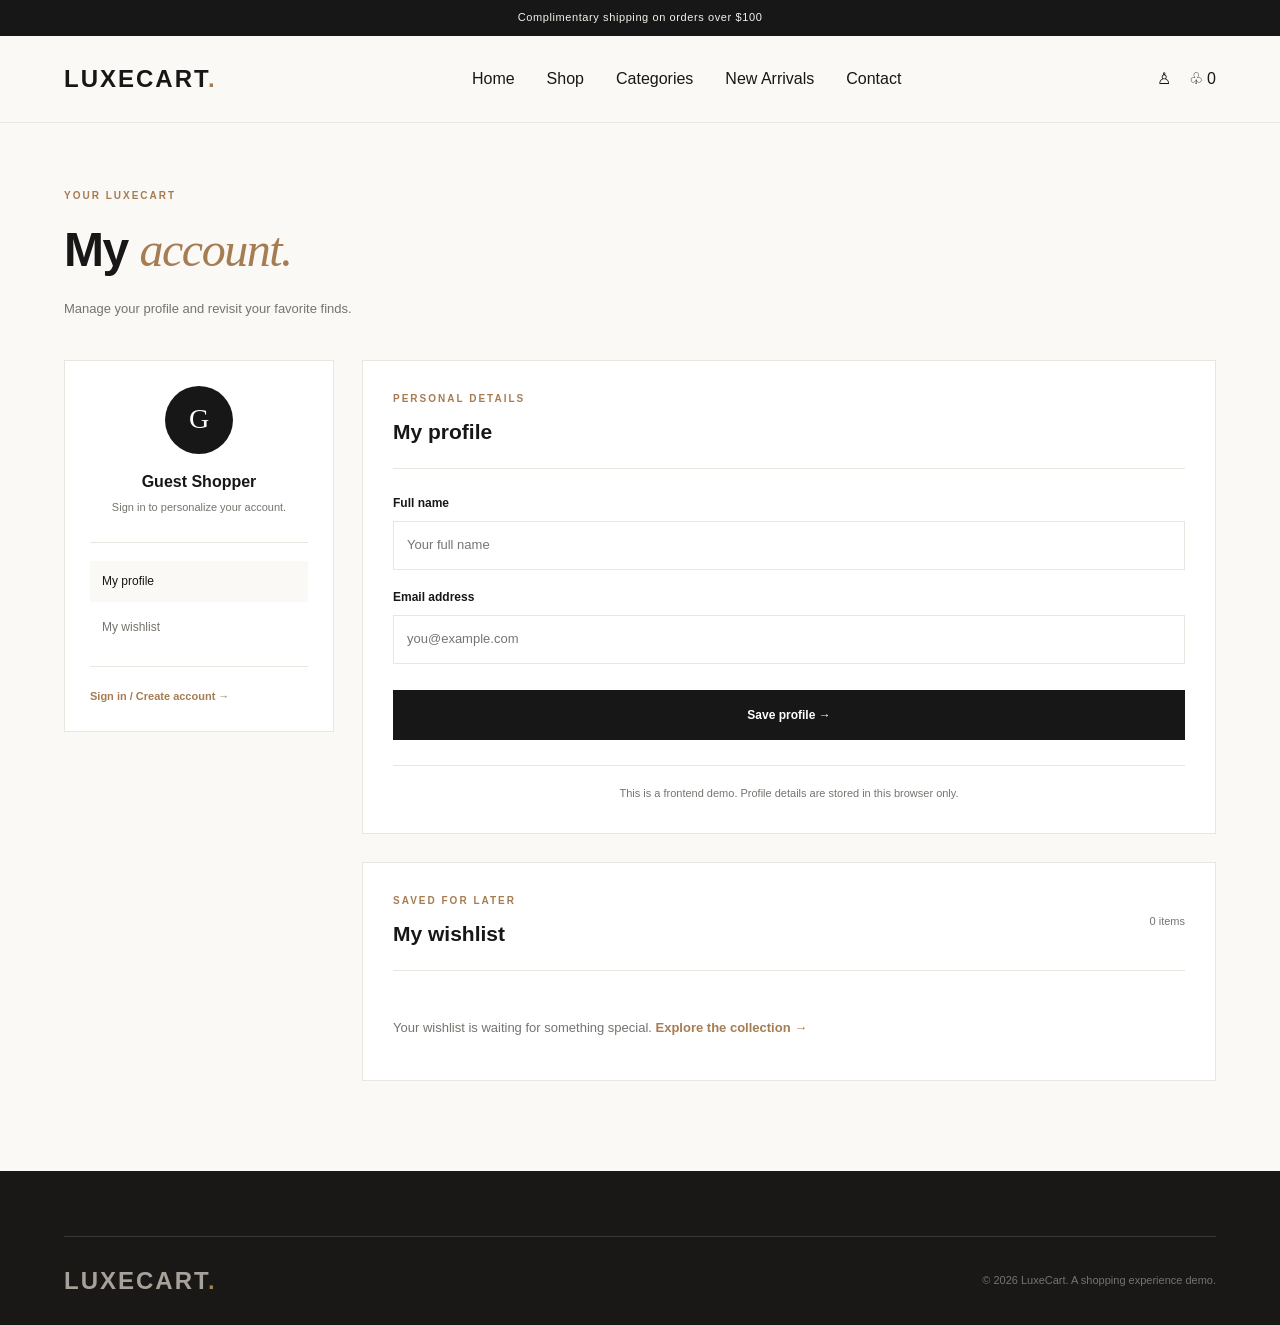
<file: account.html>
<!DOCTYPE html>
<html lang="en">

<head>
    <meta charset="UTF-8">
    <meta name="viewport" content="width=device-width, initial-scale=1.0">
    <meta name="description" content="Manage your LuxeCart customer profile and wishlist.">
    <title>My Account | LuxeCart</title>
    <link rel="stylesheet" href="style.css">
</head>

<body>

    <div class="announcement-bar">
        Complimentary shipping on orders over $100
    </div>

    <header class="site-header">
        <div class="container header-inner">
            <a href="index.html" class="logo">LUXECART<span>.</span></a>

            <nav class="main-nav" id="mainNav">
                <a href="index.html">Home</a>
                <a href="products.html">Shop</a>
                <a href="index.html#categories">Categories</a>
                <a href="index.html#new-arrivals">New Arrivals</a>
                <a href="contact.html">Contact</a>
            </nav>

            <div class="header-actions">
                <a href="account.html" aria-label="My account">♙</a>
                <a href="cart.html" aria-label="Shopping cart">
                    ♧ <span id="cartCount">0</span>
                </a>
            </div>

            <button class="menu-toggle" id="menuToggle" type="button" aria-label="Open navigation"
                aria-expanded="false">☰</button>
        </div>
    </header>

    <main class="account-section">
        <div class="container">

            <div class="account-heading">
                <p class="section-eyebrow">YOUR LUXECART</p>
                <h1>My <em>account.</em></h1>
                <p>Manage your profile and revisit your favorite finds.</p>
            </div>

            <div class="account-layout">

                <aside class="account-sidebar">
                    <div class="account-profile">
                        <div class="account-avatar" id="accountAvatar">G</div>
                        <h2 id="accountName">Guest Shopper</h2>
                        <p id="accountEmail">Sign in to personalize your account.</p>
                    </div>

                    <nav class="account-nav" aria-label="Account navigation">
                        <a href="#profile" class="active">My profile</a>
                        <a href="#wishlist">My wishlist</a>
                    </nav>

                    <a href="login.html" class="account-signin-link" id="accountSigninLink">
                        Sign in / Create account →
                    </a>

                    <button type="button" class="account-logout-btn" id="accountLogout" hidden>Sign out</button>
                </aside>

                <div class="account-content">

                    <section class="account-panel" id="profile">
                        <div class="account-panel-heading">
                            <div>
                                <p class="section-eyebrow">PERSONAL DETAILS</p>
                                <h2>My profile</h2>
                            </div>
                        </div>

                        <div id="accountStatus" class="auth-message" aria-live="polite"></div>

                        <form id="accountProfileForm">
                            <div class="auth-field">
                                <label for="accountFullName">Full name</label>
                                <input type="text" id="accountFullName" name="name" placeholder="Your full name"
                                    autocomplete="name" required>
                            </div>

                            <div class="auth-field">
                                <label for="accountProfileEmail">Email address</label>
                                <input type="email" id="accountProfileEmail" name="email" placeholder="you@example.com"
                                    autocomplete="email" required>
                            </div>

                            <button type="submit" class="auth-submit-btn">
                                Save profile →
                            </button>
                        </form>

                        <p class="auth-demo-note">
                            This is a frontend demo. Profile details are stored in this browser only.
                        </p>
                    </section>

                    <section class="account-panel" id="wishlist">
                        <div class="account-panel-heading">
                            <div>
                                <p class="section-eyebrow">SAVED FOR LATER</p>
                                <h2>My wishlist</h2>
                            </div>
                            <span class="account-wishlist-count" id="accountWishlistCount">0 items</span>
                        </div>

                        <div id="accountWishlistItems">
                            <p class="account-empty-message">
                                Your wishlist is waiting for something special.
                                <a href="products.html">Explore the collection →</a>
                            </p>
                        </div>
                    </section>

                </div>
            </div>
        </div>
    </main>

    <footer class="site-footer">
        <div class="container footer-bottom">
            <a href="index.html" class="logo">LUXECART<span>.</span></a>
            <p>© 2026 LuxeCart. A shopping experience demo.</p>
        </div>
    </footer>

    <script src="script.js"></script>
</body>

</html>
</file>
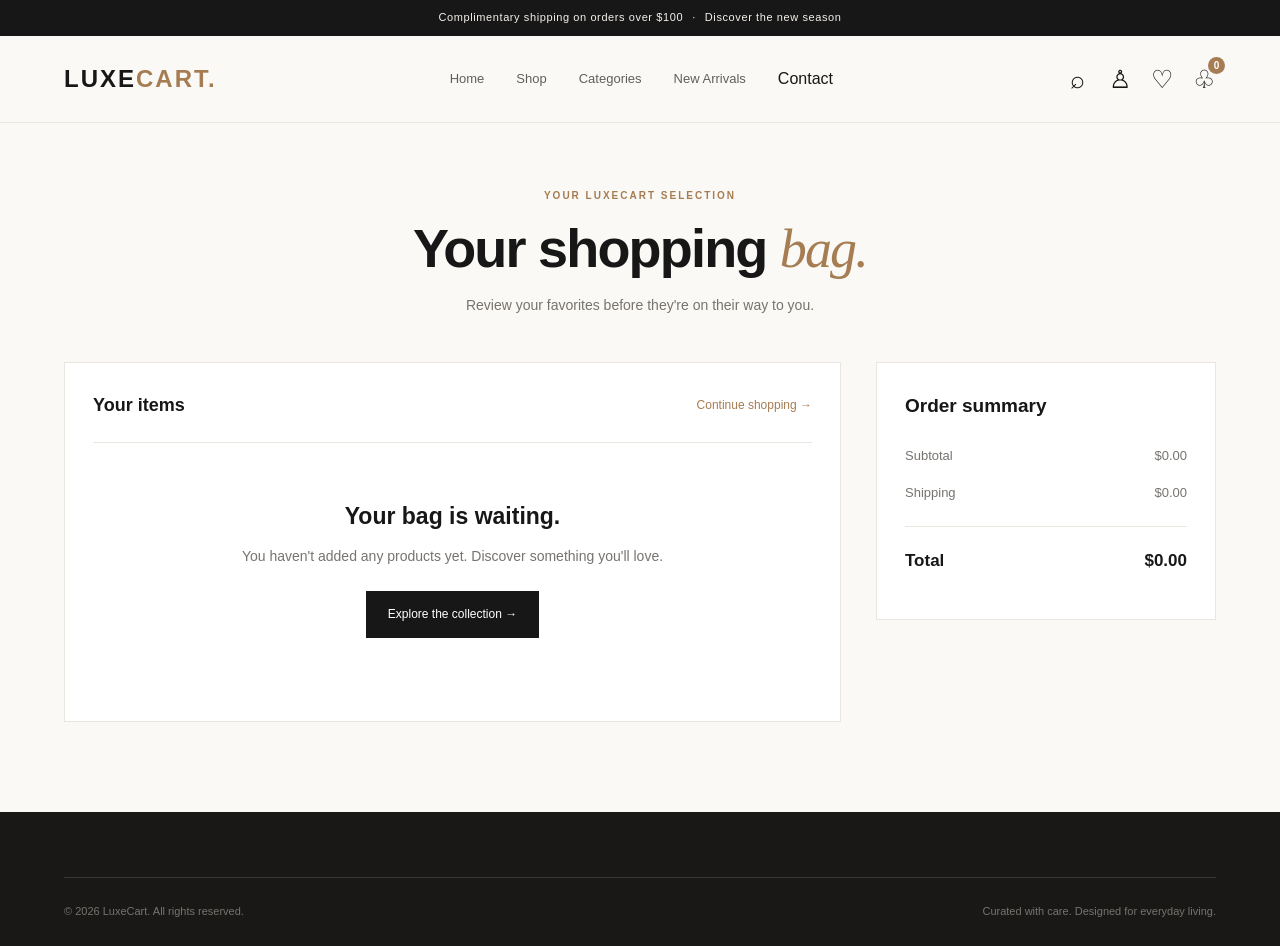
<file: cart.html>
<!DOCTYPE html>
<html lang="en">

<head>
    <meta charset="UTF-8">
    <meta name="viewport" content="width=device-width, initial-scale=1.0">
    <meta name="description" content="Review your LuxeCart shopping bag and prepare your order.">
    <title>Your Shopping Bag — LuxeCart</title>
    <link rel="stylesheet" href="style.css">
</head>

<body>

    <div class="announcement-bar">
        Complimentary shipping on orders over $100
        <span>·</span>
        Discover the new season
    </div>

    <header class="site-header">
        <div class="container header-inner">
            <a href="index.html" class="logo">LUXE<span>CART.</span></a>

            <button class="menu-toggle" id="menuToggle" aria-label="Open navigation" aria-expanded="false">☰</button>

            <nav class="main-nav" id="mainNav">
                <a href="index.html" class="nav-link">Home</a>
                <a href="products.html" class="nav-link">Shop</a>
                <a href="index.html#categories" class="nav-link">Categories</a>
                <a href="index.html#deals" class="nav-link">New Arrivals</a>
                <a href="contact.html">Contact</a>
            </nav>

            <div class="header-actions">
                <a href="products.html" class="header-icon" aria-label="Search">⌕</a>
                <a href="login.html" class="header-icon" aria-label="My account">♙</a>
                <a href="account.html#wishlist" class="header-icon" aria-label="Wishlist">♡</a>
                <a href="cart.html" class="header-icon cart-link" aria-label="Shopping cart">♧ <span class="cart-count"
                        id="cartCount">0</span></a>
            </div>
        </div>
    </header>

    <main>
        <section class="cart-page-section">
            <div class="container">
                <div class="cart-page-heading">
                    <span class="section-eyebrow">YOUR LUXECART SELECTION</span>
                    <h1>Your shopping <em>bag.</em></h1>
                    <p>Review your favorites before they're on their way to you.</p>
                </div>

                <div class="cart-page-layout">
                    <div class="cart-items-panel">
                        <div class="cart-items-heading">
                            <h2>Your items</h2>
                            <a href="products.html">Continue shopping →</a>
                        </div>

                        <div id="cartItems">
                            <!-- Cart items will be rendered here -->
                        </div>
                    </div>

                    <aside class="cart-summary" id="cartSummary">
                        <!-- Order summary will be rendered here -->
                    </aside>
                </div>
            </div>
        </section>
    </main>

    <footer class="site-footer">
        <div class="container">
            <div class="footer-bottom">
                <p>© 2026 LuxeCart. All rights reserved.</p>
                <p>Curated with care. Designed for everyday living.</p>
            </div>
        </div>
    </footer>

    <script src="script.js"></script>
</body>

</html>
</file>
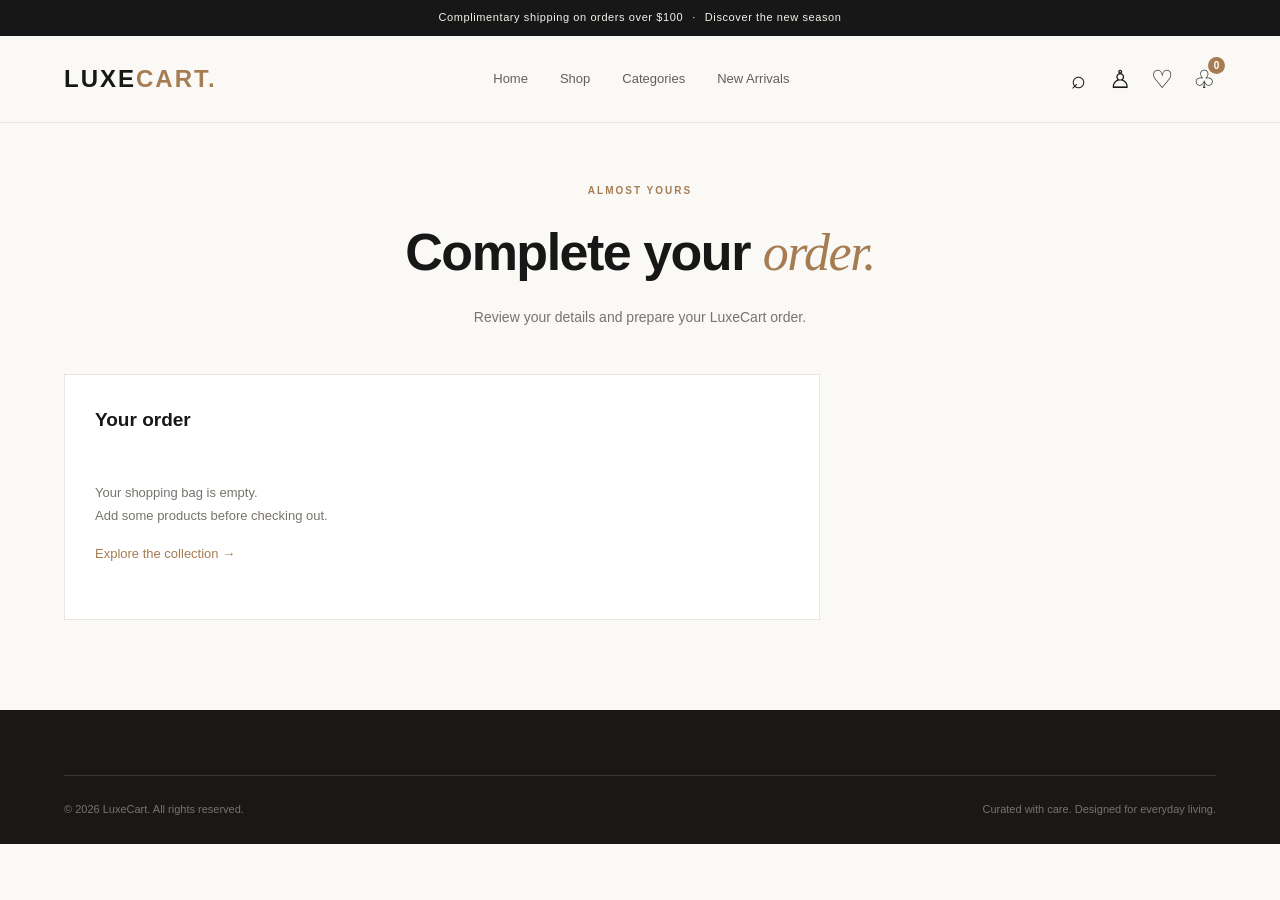
<file: checkout.html>
<!DOCTYPE html>
<html lang="en">

<head>
    <meta charset="UTF-8">
    <meta name="viewport" content="width=device-width, initial-scale=1.0">
    <meta name="description" content="Complete your LuxeCart order.">
    <title>Checkout — LuxeCart</title>
    <link rel="stylesheet" href="style.css">
</head>

<body>

    <div class="announcement-bar">
        Complimentary shipping on orders over $100
        <span>·</span>
        Discover the new season
    </div>

    <header class="site-header">
        <div class="container header-inner">
            <a href="index.html" class="logo">LUXE<span>CART.</span></a>

            <button class="menu-toggle" id="menuToggle" aria-label="Open navigation" aria-expanded="false">☰</button>

            <nav class="main-nav" id="mainNav">
                <a href="index.html" class="nav-link">Home</a>
                <a href="products.html" class="nav-link">Shop</a>
                <a href="index.html#categories" class="nav-link">Categories</a>
                <a href="index.html#deals" class="nav-link">New Arrivals</a>
            </nav>

            <div class="header-actions">
                <a href="products.html" class="header-icon" aria-label="Search">⌕</a>
                <a href="login.html" class="header-icon" aria-label="My account">♙</a>
                <a href="account.html#wishlist" class="header-icon" aria-label="Wishlist">♡</a>
                <a href="cart.html" class="header-icon cart-link" aria-label="Shopping cart">♧ <span class="cart-count"
                        id="cartCount">0</span></a>
            </div>
        </div>
    </header>

    <main>
        <section class="checkout-section">
            <div class="container">
                <div class="checkout-heading">
                    <span class="section-eyebrow">ALMOST YOURS</span>
                    <h1>Complete your <em>order.</em></h1>
                    <p>Review your details and prepare your LuxeCart order.</p>
                </div>

                <div id="checkoutMessage" class="checkout-message" aria-live="polite"></div>

                <div class="checkout-layout">
                    <form class="checkout-form" id="checkoutForm">
                        <section class="checkout-form-section">
                            <h2>01. Contact information</h2>

                            <label for="checkoutEmail">Email address</label>
                            <input type="email" id="checkoutEmail" name="email" placeholder="you@example.com" required>
                        </section>

                        <section class="checkout-form-section">
                            <h2>02. Delivery address</h2>

                            <div class="checkout-fields-two">
                                <div>
                                    <label for="checkoutFirstName">First name</label>
                                    <input type="text" id="checkoutFirstName" name="firstName" required>
                                </div>

                                <div>
                                    <label for="checkoutLastName">Last name</label>
                                    <input type="text" id="checkoutLastName" name="lastName" required>
                                </div>
                            </div>

                            <label for="checkoutAddress">Street address</label>
                            <input type="text" id="checkoutAddress" name="address" placeholder="House number and street"
                                required>

                            <div class="checkout-fields-two">
                                <div>
                                    <label for="checkoutCity">City</label>
                                    <input type="text" id="checkoutCity" name="city" required>
                                </div>

                                <div>
                                    <label for="checkoutPostal">Postal code</label>
                                    <input type="text" id="checkoutPostal" name="postalCode" required>
                                </div>
                            </div>

                            <label for="checkoutCountry">Country</label>
                            <select id="checkoutCountry" name="country" required>
                                <option value="">Select your country</option>
                                <option value="Nigeria">Nigeria</option>
                                <option value="United States">United States</option>
                                <option value="United Kingdom">United Kingdom</option>
                                <option value="Canada">Canada</option>
                                <option value="Other">Other</option>
                            </select>
                        </section>

                        <section class="checkout-form-section">
                            <h2>03. Payment method</h2>
                            <p class="checkout-demo-note">
                                This portfolio demo does not process real payments.
                            </p>

                            <label class="checkout-payment-option">
                                <input type="radio" name="payment" value="demo-card" checked>
                                <span>Credit or debit card <small>Demo selection only</small></span>
                            </label>

                            <label class="checkout-payment-option">
                                <input type="radio" name="payment" value="cash">
                                <span>Cash on delivery <small>Demo selection only</small></span>
                            </label>
                        </section>

                        <button type="submit" class="checkout-place-order">
                            Place demo order →
                        </button>

                        <p class="checkout-secure-note">
                            Demo checkout · No payment details required
                        </p>
                    </form>

                    <aside class="checkout-order-summary" id="checkoutOrderSummary">
                        <!-- Order summary will be rendered here -->
                    </aside>
                </div>
            </div>
        </section>
    </main>

    <footer class="site-footer">
        <div class="container">
            <div class="footer-bottom">
                <p>© 2026 LuxeCart. All rights reserved.</p>
                <p>Curated with care. Designed for everyday living.</p>
            </div>
        </div>
    </footer>

    <script src="script.js"></script>
</body>

</html>
</file>
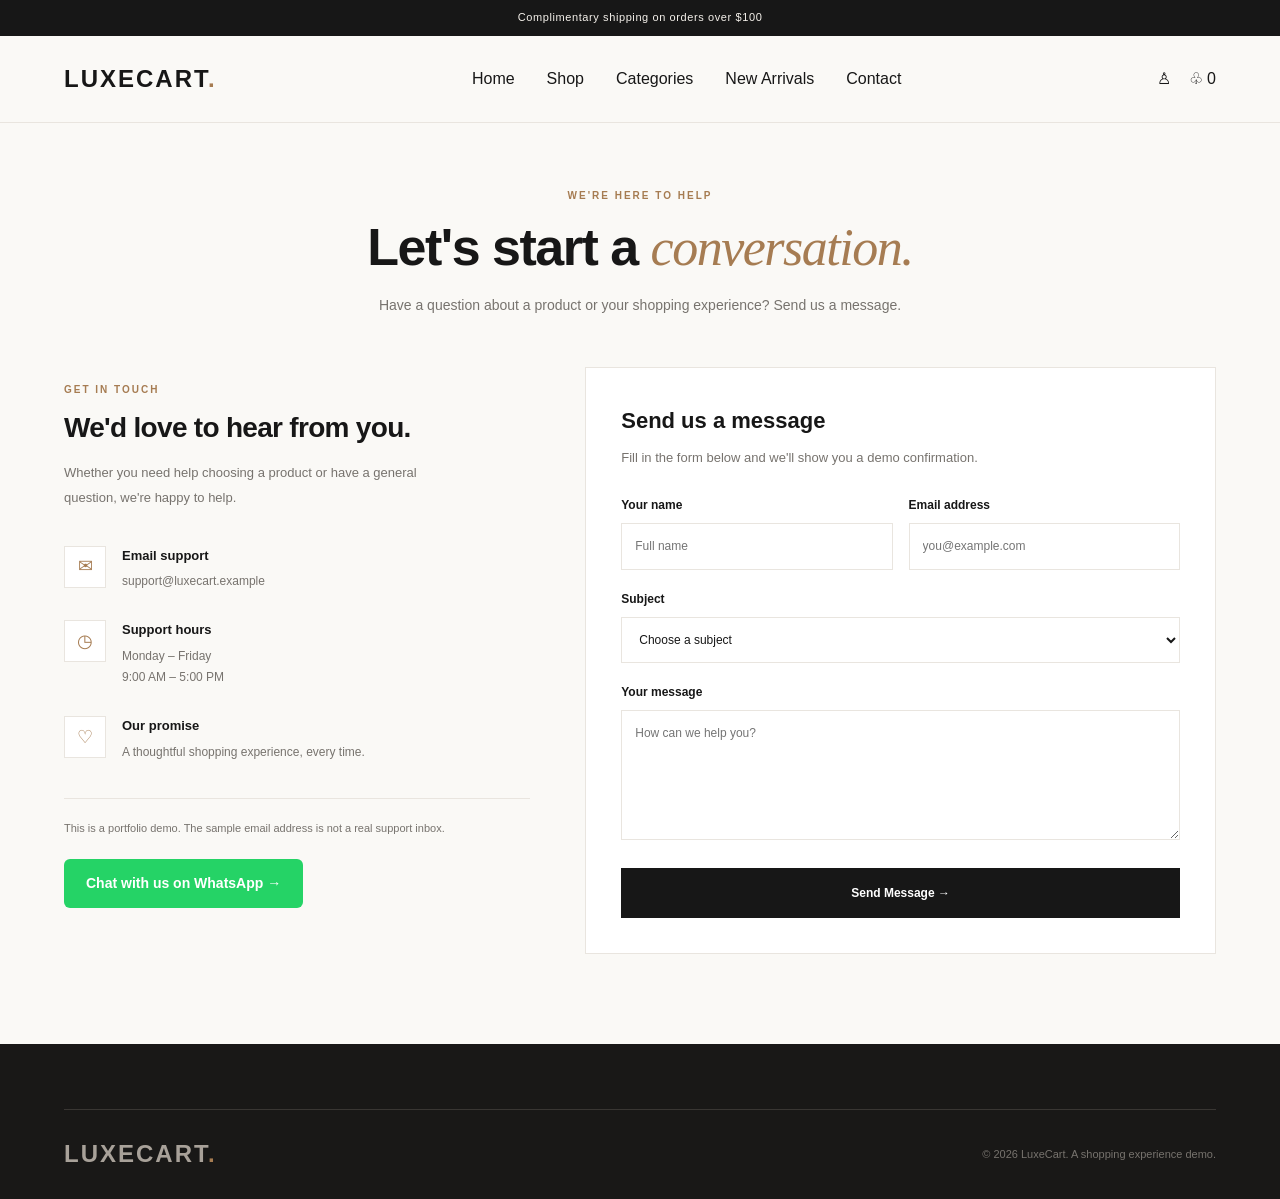
<file: contact.html>
<!DOCTYPE html>
<html lang="en">

<head>
    <meta charset="UTF-8">
    <meta name="viewport" content="width=device-width, initial-scale=1.0">
    <meta name="description" content="Contact the LuxeCart team for help with your shopping experience.">
    <title>Contact Us | LuxeCart</title>
    <link rel="stylesheet" href="style.css">
</head>

<body>

    <div class="announcement-bar">
        Complimentary shipping on orders over $100
    </div>

    <header class="site-header">
        <div class="container header-inner">
            <a href="index.html" class="logo">LUXECART<span>.</span></a>

            <nav class="main-nav" id="mainNav">
                <a href="index.html">Home</a>
                <a href="products.html">Shop</a>
                <a href="index.html#categories">Categories</a>
                <a href="index.html#new-arrivals">New Arrivals</a>
                <a href="contact.html">Contact</a>
            </nav>

            <div class="header-actions">
                <a href="account.html" aria-label="My account">♙</a>
                <a href="cart.html" aria-label="Shopping cart">
                    ♧ <span id="cartCount">0</span>
                </a>
            </div>

            <button class="menu-toggle" id="menuToggle" type="button" aria-label="Open navigation"
                aria-expanded="false">☰</button>
        </div>
    </header>

    <main class="contact-section">
        <div class="container">

            <div class="contact-heading">
                <p class="section-eyebrow">WE'RE HERE TO HELP</p>
                <h1>Let's start a <em>conversation.</em></h1>
                <p>
                    Have a question about a product or your shopping experience?
                    Send us a message.
                </p>
            </div>

            <div class="contact-layout">

                <section class="contact-information">
                    <p class="section-eyebrow">GET IN TOUCH</p>
                    <h2>We'd love to hear from you.</h2>
                    <p class="contact-information-description">
                        Whether you need help choosing a product or have a general
                        question, we're happy to help.
                    </p>

                    <div class="contact-detail">
                        <span class="contact-detail-icon">✉</span>
                        <div>
                            <h3>Email support</h3>
                            <p>support@luxecart.example</p>
                        </div>
                    </div>

                    <div class="contact-detail">
                        <span class="contact-detail-icon">◷</span>
                        <div>
                            <h3>Support hours</h3>
                            <p>Monday – Friday</p>
                            <p>9:00 AM – 5:00 PM</p>
                        </div>
                    </div>

                    <div class="contact-detail">
                        <span class="contact-detail-icon">♡</span>
                        <div>
                            <h3>Our promise</h3>
                            <p>A thoughtful shopping experience, every time.</p>
                        </div>
                    </div>

                    <p class="contact-demo-note">
                        This is a portfolio demo. The sample email address is not a real
                        support inbox.
                    </p>

                    <a href="https://wa.me/2349164230308" class="whatsapp-button" target="_blank"
                        rel="noopener noreferrer">
                        Chat with us on WhatsApp →
                    </a>
                </section>

                <section class="contact-form-card">
                    <h2>Send us a message</h2>
                    <p class="contact-form-description">
                        Fill in the form below and we'll show you a demo confirmation.
                    </p>

                    <div id="contactMessage" class="contact-message" aria-live="polite"></div>

                    <form id="contactForm">
                        <div class="contact-fields-two">
                            <div class="auth-field">
                                <label for="contactName">Your name</label>
                                <input type="text" id="contactName" name="name" placeholder="Full name"
                                    autocomplete="name" required>
                            </div>

                            <div class="auth-field">
                                <label for="contactEmail">Email address</label>
                                <input type="email" id="contactEmail" name="email" placeholder="you@example.com"
                                    autocomplete="email" required>
                            </div>
                        </div>

                        <div class="auth-field">
                            <label for="contactSubject">Subject</label>
                            <select id="contactSubject" name="subject" required>
                                <option value="">Choose a subject</option>
                                <option value="Product question">Product question</option>
                                <option value="Order support">Order support</option>
                                <option value="Shipping question">Shipping question</option>
                                <option value="Returns">Returns and exchanges</option>
                                <option value="Other">Other</option>
                            </select>
                        </div>

                        <div class="auth-field">
                            <label for="contactText">Your message</label>
                            <textarea id="contactText" name="message" rows="5" placeholder="How can we help you?"
                                required></textarea>
                        </div>

                        <button type="submit" class="auth-submit-btn">
                            Send Message →
                        </button>
                    </form>
                </section>

            </div>
        </div>
    </main>

    <footer class="site-footer">
        <div class="container footer-bottom">
            <a href="index.html" class="logo">LUXECART<span>.</span></a>
            <p>© 2026 LuxeCart. A shopping experience demo.</p>
        </div>
    </footer>

    <script src="script.js"></script>
</body>

</html>
</file>
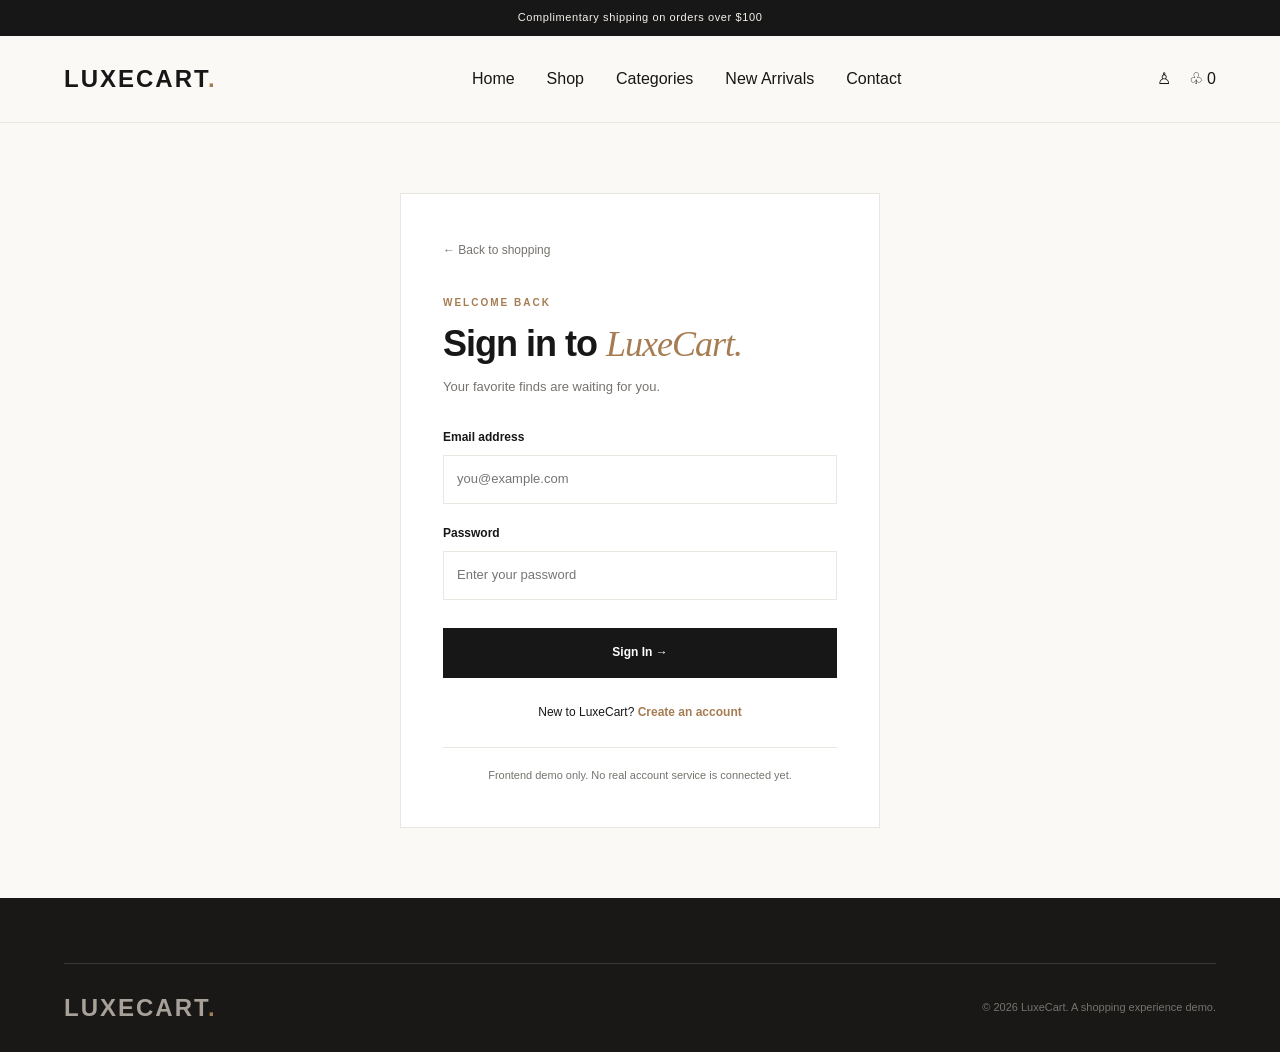
<file: login.html>
<!DOCTYPE html>
<html lang="en">

<head>
    <meta charset="UTF-8">
    <meta name="viewport" content="width=device-width, initial-scale=1.0">
    <meta name="description" content="Sign in to your LuxeCart customer account.">
    <title>Sign In | LuxeCart</title>
    <link rel="stylesheet" href="style.css">
</head>

<body>

    <div class="announcement-bar">
        Complimentary shipping on orders over $100
    </div>

    <header class="site-header">
        <div class="container header-inner">
            <a href="index.html" class="logo">LUXECART<span>.</span></a>

            <nav class="main-nav" id="mainNav">
                <a href="index.html">Home</a>
                <a href="products.html">Shop</a>
                <a href="index.html#categories">Categories</a>
                <a href="index.html#new-arrivals">New Arrivals</a>
                <a href="contact.html">Contact</a>
            </nav>

            <div class="header-actions">
                <a href="login.html" aria-label="Account">♙</a>
                <a href="cart.html" aria-label="Shopping cart">
                    ♧ <span id="cartCount">0</span>
                </a>
            </div>

            <button class="menu-toggle" id="menuToggle" type="button" aria-label="Open navigation"
                aria-expanded="false">☰</button>
        </div>
    </header>

    <main class="auth-section">
        <div class="auth-card">
            <a href="index.html" class="auth-back-link">← Back to shopping</a>

            <p class="section-eyebrow">WELCOME BACK</p>
            <h1>Sign in to <em>LuxeCart.</em></h1>
            <p class="auth-description">
                Your favorite finds are waiting for you.
            </p>

            <div id="loginMessage" class="auth-message" aria-live="polite"></div>

            <form id="loginForm">
                <div class="auth-field">
                    <label for="loginEmail">Email address</label>
                    <input type="email" id="loginEmail" name="email" placeholder="you@example.com" autocomplete="email"
                        required>
                </div>

                <div class="auth-field">
                    <label for="loginPassword">Password</label>
                    <input type="password" id="loginPassword" name="password" placeholder="Enter your password"
                        autocomplete="current-password" required>
                </div>

                <button type="submit" class="auth-submit-btn">
                    Sign In →
                </button>
            </form>

            <p class="auth-switch">
                New to LuxeCart?
                <a href="signup.html">Create an account</a>
            </p>

            <p class="auth-demo-note">
                Frontend demo only. No real account service is connected yet.
            </p>
        </div>
    </main>

    <footer class="site-footer">
        <div class="container footer-bottom">
            <a href="index.html" class="logo">LUXECART<span>.</span></a>
            <p>© 2026 LuxeCart. A shopping experience demo.</p>
        </div>
    </footer>

    <script src="script.js"></script>
</body>

</html>
</file>
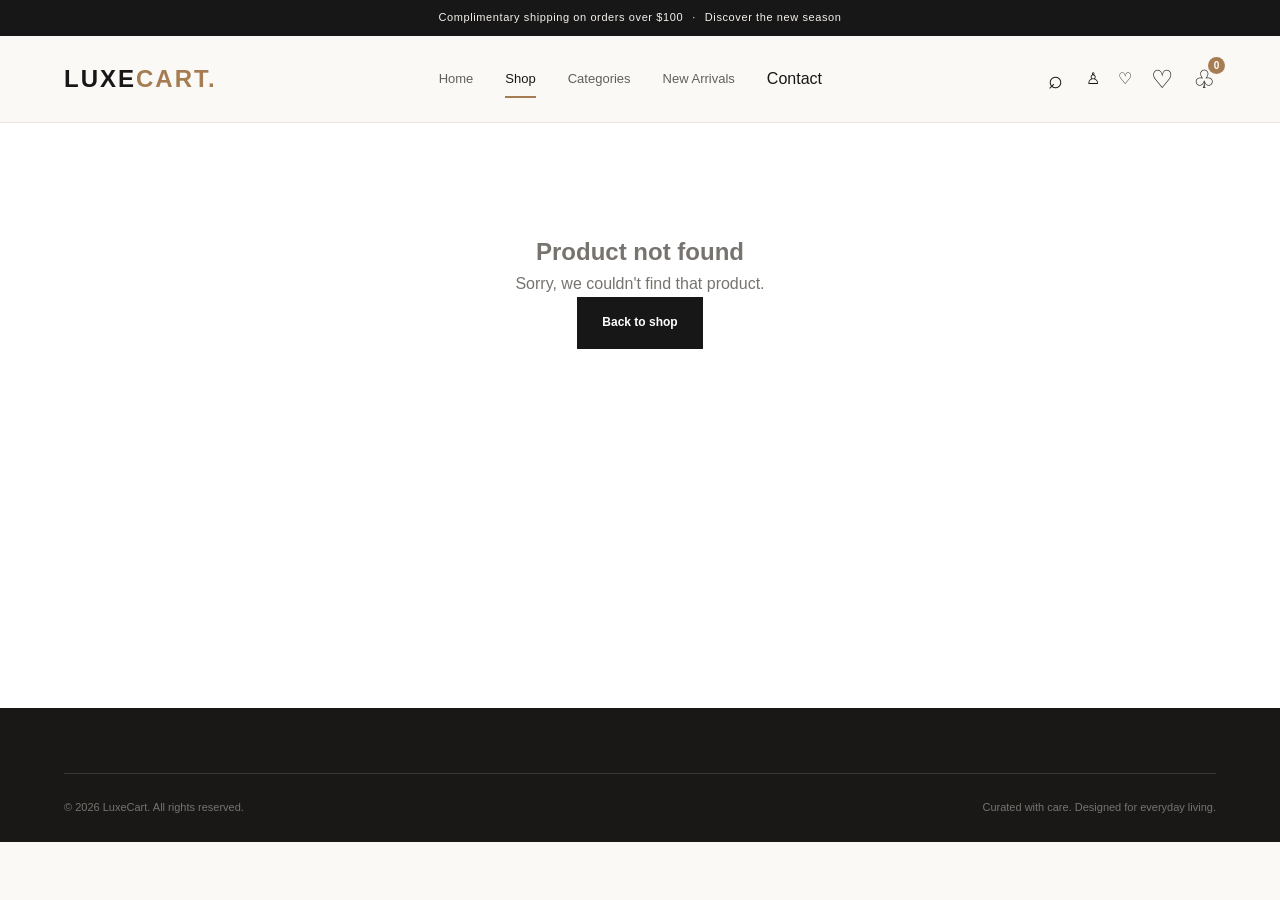
<file: product.html>
<!DOCTYPE html>
<html lang="en">

<head>
    <meta charset="UTF-8">
    <meta name="viewport" content="width=device-width, initial-scale=1.0">
    <meta name="description" content="Discover product details and shop your favorite everyday essentials at LuxeCart.">
    <title>Product Details — LuxeCart</title>
    <link rel="stylesheet" href="style.css">
</head>

<body>

    <div class="announcement-bar">
        Complimentary shipping on orders over $100
        <span>·</span>
        Discover the new season
    </div>

    <header class="site-header">
        <div class="container header-inner">
            <a href="index.html" class="logo">LUXE<span>CART.</span></a>

            <button class="menu-toggle" id="menuToggle" aria-label="Open navigation" aria-expanded="false">☰</button>

            <nav class="main-nav" id="mainNav">
                <a href="index.html" class="nav-link">Home</a>
                <a href="products.html" class="nav-link active">Shop</a>
                <a href="index.html#categories" class="nav-link">Categories</a>
                <a href="index.html#deals" class="nav-link">New Arrivals</a>
                <a href="contact.html">Contact</a>
            </nav>

            <div class="header-actions">
                <a href="products.html" class="header-icon" aria-label="Search">⌕</a>
                <a href="account.html" aria-label="My account">♙</a>
                <a href="account.html#wishlist" aria-label="My wishlist">♡</a>
                <a href="account.html#wishlist" class="header-icon" aria-label="Wishlist">♡</a>
                <a href="cart.html" class="header-icon cart-link" aria-label="Shopping cart">♧ <span class="cart-count"
                        id="cartCount">0</span></a>
            </div>
        </div>
    </header>

    <main>
        <section class="product-detail-section">
            <div class="container" id="productDetail">
                <!-- Product details will be added with JavaScript -->
            </div>
        </section>
    </main>

    <footer class="site-footer">
        <div class="container">
            <div class="footer-bottom">
                <p>© 2026 LuxeCart. All rights reserved.</p>
                <p>Curated with care. Designed for everyday living.</p>
            </div>
        </div>
    </footer>

    <script src="script.js"></script>
</body>

</html>
</file>
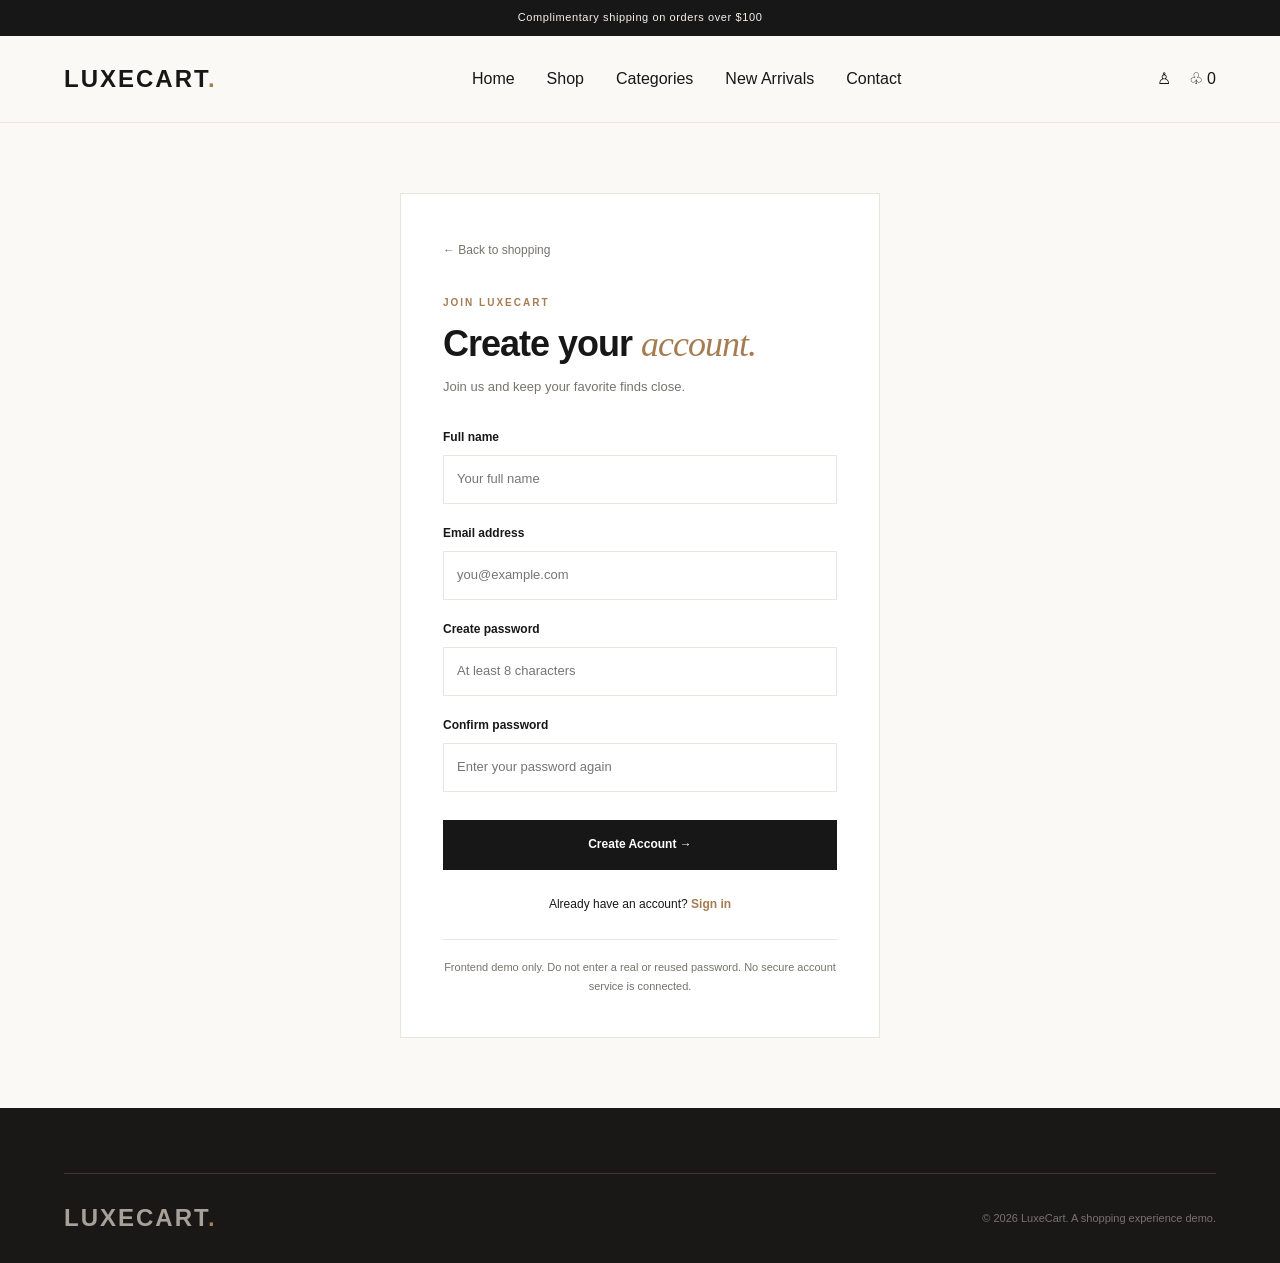
<file: signup.html>
<!DOCTYPE html>
<html lang="en">

<head>
    <meta charset="UTF-8">
    <meta name="viewport" content="width=device-width, initial-scale=1.0">
    <meta name="description" content="Create your LuxeCart customer account.">
    <title>Create Account | LuxeCart</title>
    <link rel="stylesheet" href="style.css">
</head>

<body>

    <div class="announcement-bar">
        Complimentary shipping on orders over $100
    </div>

    <header class="site-header">
        <div class="container header-inner">
            <a href="index.html" class="logo">LUXECART<span>.</span></a>

            <nav class="main-nav" id="mainNav">
                <a href="index.html">Home</a>
                <a href="products.html">Shop</a>
                <a href="index.html#categories">Categories</a>
                <a href="index.html#new-arrivals">New Arrivals</a>
                <a href="contact.html">Contact</a>
            </nav>

            <div class="header-actions">
                <a href="login.html" aria-label="Account">♙</a>
                <a href="cart.html" aria-label="Shopping cart">
                    ♧ <span id="cartCount">0</span>
                </a>
            </div>

            <button class="menu-toggle" id="menuToggle" type="button" aria-label="Open navigation"
                aria-expanded="false">☰</button>
        </div>
    </header>

    <main class="auth-section">
        <div class="auth-card">
            <a href="index.html" class="auth-back-link">← Back to shopping</a>

            <p class="section-eyebrow">JOIN LUXECART</p>
            <h1>Create your <em>account.</em></h1>
            <p class="auth-description">
                Join us and keep your favorite finds close.
            </p>

            <div id="signupMessage" class="auth-message" aria-live="polite"></div>

            <form id="signupForm">
                <div class="auth-field">
                    <label for="signupName">Full name</label>
                    <input type="text" id="signupName" name="name" placeholder="Your full name" autocomplete="name"
                        required>
                </div>

                <div class="auth-field">
                    <label for="signupEmail">Email address</label>
                    <input type="email" id="signupEmail" name="email" placeholder="you@example.com" autocomplete="email"
                        required>
                </div>

                <div class="auth-field">
                    <label for="signupPassword">Create password</label>
                    <input type="password" id="signupPassword" name="password" placeholder="At least 8 characters"
                        autocomplete="new-password" minlength="8" required>
                </div>

                <div class="auth-field">
                    <label for="signupConfirmPassword">Confirm password</label>
                    <input type="password" id="signupConfirmPassword" name="confirmPassword"
                        placeholder="Enter your password again" autocomplete="new-password" minlength="8" required>
                </div>

                <button type="submit" class="auth-submit-btn">
                    Create Account →
                </button>
            </form>

            <p class="auth-switch">
                Already have an account?
                <a href="login.html">Sign in</a>
            </p>

            <p class="auth-demo-note">
                Frontend demo only. Do not enter a real or reused password.
                No secure account service is connected.
            </p>
        </div>
    </main>

    <footer class="site-footer">
        <div class="container footer-bottom">
            <a href="index.html" class="logo">LUXECART<span>.</span></a>
            <p>© 2026 LuxeCart. A shopping experience demo.</p>
        </div>
    </footer>

    <script src="script.js"></script>
</body>

</html>
</file>
<file: style.css>
/* =========================
   LUXECART — DESIGN SYSTEM
========================= */

:root {
    --color-dark: #171717;
    --color-muted: #77736e;
    --color-background: #faf9f6;
    --color-white: #ffffff;
    --color-accent: #a67c52;
    --color-border: #e9e5df;
    --font-main: Arial, Helvetica, sans-serif;
}

* {
    margin: 0;
    padding: 0;
    box-sizing: border-box;
}

html {
    scroll-behavior: smooth;
}

body {
    font-family: var(--font-main);
    background: var(--color-background);
    color: var(--color-dark);
    line-height: 1.6;
}

a {
    color: inherit;
    text-decoration: none;
}

button,
input {
    font: inherit;
}

button {
    cursor: pointer;
}

img {
    display: block;
    max-width: 100%;
}

.container {
    width: min(1200px, 90%);
    margin-inline: auto;
}

::selection {
    background: var(--color-accent);
    color: var(--color-white);
}


/* =========================
   LUXECART HEADER
========================= */

.announcement-bar {
    min-height: 36px;
    padding: 8px 15px;
    display: flex;
    align-items: center;
    justify-content: center;
    gap: 9px;
    background: var(--color-dark);
    color: #f5f1eb;
    text-align: center;
    font-size: 11px;
    letter-spacing: 0.6px;
}

.site-header {
    position: sticky;
    top: 0;
    z-index: 100;
    background: rgba(250, 249, 246, 0.97);
    border-bottom: 1px solid var(--color-border);
}

.header-inner {
    min-height: 86px;
    display: flex;
    align-items: center;
    justify-content: space-between;
    gap: 30px;
}

.logo {
    flex-shrink: 0;
    font-size: 24px;
    font-weight: 800;
    letter-spacing: 2px;
}

.logo span {
    color: var(--color-accent);
}

.main-nav {
    display: flex;
    align-items: center;
    gap: 32px;
}

.nav-link {
    position: relative;
    color: #625f5b;
    font-size: 13px;
    font-weight: 500;
    transition: color 0.2s ease;
}

.nav-link:hover,
.nav-link.active {
    color: var(--color-dark);
}

.nav-link.active::after {
    content: "";
    position: absolute;
    bottom: -9px;
    left: 0;
    width: 100%;
    height: 2px;
    background: var(--color-accent);
}

.header-actions {
    display: flex;
    align-items: center;
    gap: 18px;
}

.header-icon {
    position: relative;
    display: inline-flex;
    align-items: center;
    justify-content: center;
    min-width: 24px;
    min-height: 32px;
    color: var(--color-dark);
    font-size: 25px;
    transition: color 0.2s ease;
}

.header-icon:hover {
    color: var(--color-accent);
}

.cart-count {
    position: absolute;
    top: -2px;
    right: -9px;
    min-width: 17px;
    height: 17px;
    display: flex;
    align-items: center;
    justify-content: center;
    padding: 0 4px;
    border-radius: 50px;
    background: var(--color-accent);
    color: white;
    font-size: 10px;
    font-weight: 700;
}

.menu-toggle {
    display: none;
    padding: 5px;
    border: none;
    background: transparent;
    color: var(--color-dark);
    font-size: 26px;
}

/* Responsive header */

@media (max-width: 900px) {
    .header-inner {
        min-height: 74px;
        gap: 16px;
    }

    .main-nav {
        gap: 18px;
    }

    .header-actions {
        gap: 12px;
    }

    .logo {
        font-size: 21px;
    }
}

@media (max-width: 680px) {
    .announcement-bar {
        font-size: 9px;
        gap: 5px;
    }

    .header-inner {
        min-height: 68px;
        flex-wrap: wrap;
        justify-content: space-between;
        gap: 10px;
        padding-top: 10px;
        padding-bottom: 10px;
    }

    .logo {
        font-size: 20px;
    }

    .menu-toggle {
        display: block;
        order: 2;
    }

    .header-actions {
        order: 3;
        gap: 13px;
    }

    .header-icon {
        font-size: 22px;
    }

    .main-nav {
        display: none;
        order: 4;
        width: 100%;
        flex-direction: column;
        align-items: flex-start;
        gap: 0;
        padding: 8px 0;
        border-top: 1px solid var(--color-border);
    }

    .main-nav.active {
        display: flex;
    }

    .nav-link {
        width: 100%;
        padding: 12px 0;
    }

    .nav-link.active::after {
        display: none;
    }
}


/* =========================
   LUXECART HERO SECTION
========================= */

.hero {
    padding: 56px 0 64px;
    overflow: hidden;
}

.hero-inner {
    display: grid;
    grid-template-columns: 1fr 0.92fr;
    align-items: center;
    gap: 64px;
}

.hero-content {
    padding: 12px 0;
}

.hero-eyebrow {
    display: inline-block;
    margin-bottom: 24px;
    color: var(--color-accent);
    font-size: 11px;
    font-weight: 700;
    letter-spacing: 2.2px;
}

.hero-content h1 {
    max-width: 620px;
    margin-bottom: 22px;
    font-family: Georgia, "Times New Roman", serif;
    font-size: clamp(38px, 4.4vw, 61px);
    font-weight: 400;
    line-height: 1.13;
    letter-spacing: -1.8px;
}

.hero-content h1 span {
    color: var(--color-accent);
    font-style: italic;
}

.hero-content>p {
    max-width: 440px;
    margin-bottom: 30px;
    color: var(--color-muted);
    font-size: 15px;
    line-height: 1.9;
}

.hero-actions {
    display: flex;
    align-items: center;
    flex-wrap: wrap;
    gap: 24px;
}

.btn {
    min-height: 52px;
    display: inline-flex;
    align-items: center;
    justify-content: center;
    gap: 20px;
    padding: 0 24px;
    border: 1px solid transparent;
    font-size: 12px;
    font-weight: 600;
    transition:
        background 0.25s ease,
        color 0.25s ease,
        transform 0.25s ease;
}

.btn-primary {
    background: var(--color-dark);
    color: var(--color-white);
}

.btn-primary:hover {
    background: var(--color-accent);
    transform: translateY(-2px);
}

.btn-primary span {
    font-size: 17px;
}

.hero-secondary-link {
    padding-bottom: 4px;
    border-bottom: 1px solid #b7aea2;
    font-size: 12px;
    font-weight: 600;
}

.hero-secondary-link:hover {
    color: var(--color-accent);
}

.hero-trust {
    display: flex;
    flex-wrap: wrap;
    gap: 20px;
    margin-top: 42px;
    color: var(--color-muted);
    font-size: 10px;
    letter-spacing: 0.2px;
}

.hero-image {
    position: relative;
    min-height: 470px;
    background: #e9e1d7;
}

.hero-image>img {
    position: absolute;
    inset: 0;
    width: 100%;
    height: 100%;
    object-fit: cover;
    object-position: center 35%;
}

.hero-image-label {
    position: absolute;
    right: 18px;
    bottom: 18px;
    left: 18px;
    display: flex;
    flex-direction: column;
    gap: 5px;
    padding: 18px 20px;
    background: rgba(250, 249, 246, 0.94);
}

.hero-image-label span {
    color: var(--color-accent);
    font-size: 9px;
    font-weight: 700;
    letter-spacing: 1.8px;
}

.hero-image-label strong {
    font-family: Georgia, "Times New Roman", serif;
    font-size: 17px;
    font-weight: 400;
}

/* Tablet */

@media (max-width: 900px) {
    .hero {
        padding: 42px 0 50px;
    }

    .hero-inner {
        grid-template-columns: 1fr 0.85fr;
        gap: 30px;
    }

    .hero-image {
        min-height: 400px;
    }

    .hero-trust {
        gap: 12px;
        margin-top: 30px;
    }
}

/* Mobile */

@media (max-width: 680px) {
    .hero {
        padding: 35px 0 40px;
    }

    .hero-inner {
        grid-template-columns: 1fr;
        gap: 30px;
    }

    .hero-content h1 {
        font-size: clamp(38px, 10vw, 50px);
        letter-spacing: -1px;
    }

    .hero-content>p {
        font-size: 14px;
    }

    .hero-actions {
        align-items: flex-start;
        gap: 18px;
    }

    .hero-trust {
        margin-top: 28px;
    }

    .hero-image {
        min-height: 380px;
    }

    .hero-image-label {
        right: 12px;
        bottom: 12px;
        left: 12px;
    }
}

@media (max-width: 380px) {
    .hero-image {
        min-height: 310px;
    }

    .hero-actions {
        flex-direction: column;
        align-items: flex-start;
    }
}


/* =========================
   SHOP BY CATEGORY
========================= */

.categories-section {
    padding: 75px 0 85px;
    background: #fff;
}

.section-heading {
    display: flex;
    align-items: flex-end;
    justify-content: space-between;
    gap: 24px;
    margin-bottom: 34px;
}

.section-eyebrow {
    display: block;
    margin-bottom: 12px;
    color: var(--color-accent);
    font-size: 10px;
    font-weight: 700;
    letter-spacing: 2px;
}

.section-heading h2 {
    font-family: Georgia, "Times New Roman", serif;
    font-size: clamp(29px, 3.2vw, 42px);
    font-weight: 400;
    line-height: 1.25;
    letter-spacing: -0.8px;
}

.section-heading h2 em {
    color: var(--color-accent);
    font-weight: 400;
}

.section-link {
    flex-shrink: 0;
    padding-bottom: 5px;
    border-bottom: 1px solid var(--color-border);
    font-size: 12px;
    font-weight: 600;
    transition: color 0.2s ease;
}

.section-link:hover {
    color: var(--color-accent);
}

.section-link span {
    margin-left: 5px;
}

.category-grid {
    display: grid;
    grid-template-columns: repeat(4, minmax(0, 1fr));
    gap: 18px;
}

.category-card {
    position: relative;
    display: block;
    min-width: 0;
    height: 340px;
    overflow: hidden;
    background: #e8e0d6;
    color: #fff;
}

.category-card::after {
    content: "";
    position: absolute;
    inset: 0;
    background: linear-gradient(to top,
            rgba(15, 13, 11, 0.78) 0%,
            rgba(15, 13, 11, 0.12) 55%,
            rgba(15, 13, 11, 0.02) 100%);
    transition: opacity 0.3s ease;
}

.category-card img {
    width: 100%;
    height: 100%;
    object-fit: cover;
    transition: transform 0.6s ease;
}

.category-card:hover img {
    transform: scale(1.06);
}

.category-card:hover::after {
    background: linear-gradient(to top,
            rgba(15, 13, 11, 0.85),
            rgba(15, 13, 11, 0.08));
}

.category-overlay {
    position: absolute;
    z-index: 1;
    right: 20px;
    bottom: 22px;
    left: 20px;
}

.category-overlay>span:first-child {
    display: block;
    margin-bottom: 9px;
    color: #e5d3bd;
    font-size: 9px;
    font-weight: 600;
    letter-spacing: 1.6px;
}

.category-overlay h3 {
    margin-bottom: 12px;
    font-family: Georgia, "Times New Roman", serif;
    font-size: clamp(19px, 2vw, 25px);
    font-weight: 400;
    line-height: 1.2;
}

.category-explore {
    display: inline-block;
    padding-bottom: 4px;
    border-bottom: 1px solid rgba(255, 255, 255, 0.65);
    font-size: 10px;
    transition: color 0.2s ease;
}

.category-card:hover .category-explore {
    color: #e5d3bd;
}

/* Tablet category layout */

@media (max-width: 900px) {
    .categories-section {
        padding: 60px 0;
    }

    .category-grid {
        grid-template-columns: repeat(2, minmax(0, 1fr));
        gap: 16px;
    }

    .category-card {
        height: 320px;
    }
}

/* Mobile category layout */

@media (max-width: 520px) {
    .categories-section {
        padding: 45px 0 55px;
    }

    .section-heading {
        align-items: flex-start;
        flex-direction: column;
        gap: 15px;
        margin-bottom: 25px;
    }

    .category-grid {
        gap: 12px;
    }

    .category-card {
        height: 245px;
    }

    .category-overlay {
        right: 12px;
        bottom: 15px;
        left: 12px;
    }

    .category-overlay h3 {
        font-size: 19px;
    }

    .category-explore {
        font-size: 9px;
    }
}

@media (max-width: 360px) {
    .category-grid {
        grid-template-columns: 1fr;
    }

    .category-card {
        height: 300px;
    }
}


/* =========================
   FEATURED PRODUCTS
========================= */

.featured-section {
    padding: 78px 0 88px;
    background: var(--color-background);
}

.product-grid {
    display: grid;
    grid-template-columns: repeat(4, minmax(0, 1fr));
    gap: 22px;
}

.product-card {
    min-width: 0;
}

.product-image {
    position: relative;
    height: 290px;
    overflow: hidden;
    background: #eee9e2;
}

.product-image-link {
    display: block;
    width: 100%;
    height: 100%;
}

.product-image img {
    width: 100%;
    height: 100%;
    object-fit: cover;
    transition: transform 0.5s ease;
}

.product-card:hover .product-image img {
    transform: scale(1.045);
}

.product-badge {
    position: absolute;
    top: 13px;
    left: 12px;
    padding: 6px 9px;
    background: #fff;
    color: var(--color-dark);
    font-size: 8px;
    font-weight: 700;
    letter-spacing: 0.8px;
}

.wishlist-btn {
    position: absolute;
    top: 11px;
    right: 11px;
    width: 34px;
    height: 34px;
    display: flex;
    align-items: center;
    justify-content: center;
    border: none;
    border-radius: 50%;
    background: #fff;
    color: var(--color-dark);
    font-size: 23px;
    transition:
        background 0.2s ease,
        color 0.2s ease,
        transform 0.2s ease;
}

.wishlist-btn:hover {
    transform: scale(1.08);
}

.wishlist-btn.active {
    background: var(--color-dark);
    color: #fff;
}

.product-info {
    padding: 17px 1px 0;
}

.product-category {
    display: block;
    margin-bottom: 7px;
    color: var(--color-muted);
    font-size: 9px;
    font-weight: 600;
    letter-spacing: 1.3px;
}

.product-info h3 {
    margin-bottom: 8px;
    font-family: Georgia, "Times New Roman", serif;
    font-size: 17px;
    font-weight: 400;
    line-height: 1.4;
}

.product-info h3 a:hover {
    color: var(--color-accent);
}

.product-rating {
    margin-bottom: 14px;
    color: var(--color-accent);
    font-size: 12px;
    letter-spacing: 1px;
}

.product-rating span {
    color: var(--color-muted);
    font-size: 10px;
    letter-spacing: 0;
}

.product-bottom {
    display: flex;
    align-items: center;
    justify-content: space-between;
    gap: 10px;
}

.product-price {
    font-size: 14px;
    font-weight: 700;
}

.add-cart-btn {
    width: 36px;
    height: 36px;
    flex-shrink: 0;
    border: 1px solid var(--color-border);
    background: transparent;
    color: var(--color-dark);
    font-size: 23px;
    font-weight: 300;
    line-height: 1;
    transition:
        background 0.2s ease,
        color 0.2s ease,
        border-color 0.2s ease;
}

.add-cart-btn:hover {
    border-color: var(--color-dark);
    background: var(--color-dark);
    color: #fff;
}

/* Tablet */

@media (max-width: 1000px) {
    .product-grid {
        grid-template-columns: repeat(2, minmax(0, 1fr));
        gap: 32px 20px;
    }

    .product-image {
        height: 340px;
    }
}

/* Mobile */

@media (max-width: 600px) {
    .featured-section {
        padding: 50px 0 60px;
    }

    .product-grid {
        grid-template-columns: repeat(2, minmax(0, 1fr));
        gap: 28px 12px;
    }

    .product-image {
        height: auto;
        aspect-ratio: 0.82;
    }

    .product-info {
        padding-top: 12px;
    }

    .product-info h3 {
        font-size: 15px;
    }

    .product-badge {
        top: 8px;
        left: 7px;
        padding: 5px 6px;
        font-size: 7px;
    }

    .wishlist-btn {
        top: 7px;
        right: 7px;
        width: 30px;
        height: 30px;
        font-size: 20px;
    }

    .product-price {
        font-size: 12px;
    }

    .add-cart-btn {
        width: 32px;
        height: 32px;
    }
}


/* =========================
   PROMOTIONAL BANNER
========================= */

.promo-section {
    padding: 35px 0 85px;
    background: var(--color-background);
}

.promo-banner {
    display: grid;
    grid-template-columns: 1fr 0.9fr;
    min-height: 390px;
    overflow: hidden;
    background: #eee8df;
}

.promo-content {
    display: flex;
    flex-direction: column;
    align-items: flex-start;
    justify-content: center;
    padding: 50px;
}

.promo-eyebrow {
    margin-bottom: 18px;
    color: var(--color-accent);
    font-size: 10px;
    font-weight: 700;
    letter-spacing: 2px;
}

.promo-content h2 {
    margin-bottom: 18px;
    font-family: Georgia, "Times New Roman", serif;
    font-size: clamp(31px, 3.5vw, 45px);
    font-weight: 400;
    line-height: 1.2;
    letter-spacing: -0.8px;
}

.promo-content h2 em {
    color: var(--color-accent);
    font-weight: 400;
}

.promo-content p {
    max-width: 370px;
    margin-bottom: 25px;
    color: #716960;
    font-size: 13px;
    line-height: 1.9;
}

.promo-button {
    display: inline-flex;
    align-items: center;
    gap: 18px;
    padding-bottom: 7px;
    border-bottom: 1px solid #a69a8b;
    font-size: 12px;
    font-weight: 600;
    transition: color 0.2s ease;
}

.promo-button:hover {
    color: var(--color-accent);
}

.promo-button span {
    font-size: 17px;
}

.promo-image {
    min-height: 390px;
    overflow: hidden;
    background: #ded4c7;
}

.promo-image img {
    width: 100%;
    height: 100%;
    min-height: 390px;
    object-fit: cover;
    transition: transform 0.6s ease;
}

.promo-banner:hover .promo-image img {
    transform: scale(1.03);
}

/* Tablet */

@media (max-width: 800px) {
    .promo-content {
        padding: 32px;
    }

    .promo-banner {
        grid-template-columns: 1fr 0.85fr;
    }
}

/* Mobile */

@media (max-width: 600px) {
    .promo-section {
        padding: 20px 0 55px;
    }

    .promo-banner {
        grid-template-columns: 1fr;
    }

    .promo-content {
        padding: 35px 25px;
    }

    .promo-content h2 {
        font-size: 34px;
    }

    .promo-image,
    .promo-image img {
        min-height: 280px;
        height: 280px;
    }
}


/* =========================
   NEWSLETTER SECTION
========================= */

.newsletter-section {
    padding: 65px 0;
    background: #eee8df;
}

.newsletter-inner {
    display: grid;
    grid-template-columns: 1fr 0.85fr;
    align-items: center;
    gap: 60px;
}

.newsletter-content h2 {
    margin-bottom: 12px;
    font-family: Georgia, "Times New Roman", serif;
    font-size: clamp(30px, 3.5vw, 42px);
    font-weight: 400;
    line-height: 1.25;
}

.newsletter-content h2 em {
    color: var(--color-accent);
    font-weight: 400;
}

.newsletter-content>p {
    max-width: 430px;
    color: var(--color-muted);
    font-size: 13px;
    line-height: 1.8;
}

.newsletter-form label {
    display: block;
    margin-bottom: 10px;
    color: #625f5b;
    font-size: 11px;
    font-weight: 600;
}

.newsletter-input-row {
    display: flex;
    border-bottom: 1px solid #a9a095;
}

.newsletter-input-row input {
    width: 100%;
    min-width: 0;
    padding: 14px 0;
    border: none;
    outline: none;
    background: transparent;
    color: var(--color-dark);
    font-size: 13px;
}

.newsletter-input-row input::placeholder {
    color: #8b847b;
}

.newsletter-input-row button {
    flex-shrink: 0;
    padding: 12px 0 12px 16px;
    border: none;
    background: transparent;
    color: var(--color-dark);
    font-size: 12px;
    font-weight: 700;
}

.newsletter-input-row button:hover {
    color: var(--color-accent);
}

.newsletter-message {
    min-height: 20px;
    margin-top: 10px;
    color: #526b4b;
    font-size: 12px;
}

/* =========================
   SITE FOOTER
========================= */

.site-footer {
    padding: 65px 0 0;
    background: #191817;
    color: #f8f5f0;
}

.footer-main {
    display: grid;
    grid-template-columns: 1.5fr 1fr 1fr 1.2fr;
    gap: 42px;
    padding-bottom: 55px;
}

.footer-brand .logo {
    display: inline-block;
    margin-bottom: 17px;
    color: #fff;
}

.footer-brand .logo span {
    color: #c09b72;
}

.footer-brand>p {
    max-width: 270px;
    margin-bottom: 22px;
    color: #b7b1a9;
    font-size: 12px;
    line-height: 1.9;
}

.footer-socials {
    display: flex;
    gap: 10px;
}

.footer-socials a {
    width: 32px;
    height: 32px;
    display: flex;
    align-items: center;
    justify-content: center;
    border: 1px solid #494642;
    border-radius: 50%;
    color: #eee8df;
    font-size: 9px;
    transition:
        background 0.2s ease,
        border-color 0.2s ease;
}

.footer-socials a:hover {
    border-color: #c09b72;
    background: #c09b72;
    color: #191817;
}

.footer-column {
    display: flex;
    flex-direction: column;
    align-items: flex-start;
    gap: 13px;
}

.footer-column h3 {
    margin-bottom: 8px;
    color: #c09b72;
    font-size: 10px;
    font-weight: 700;
    letter-spacing: 1.5px;
}

.footer-column a {
    color: #b7b1a9;
    font-size: 12px;
    transition: color 0.2s ease;
}

.footer-column a:hover {
    color: #fff;
}

.footer-bottom {
    display: flex;
    align-items: center;
    justify-content: space-between;
    gap: 20px;
    padding: 22px 0;
    border-top: 1px solid #393633;
    color: #a8a199;
    font-size: 10px;
}

/* Tablet */

@media (max-width: 900px) {
    .newsletter-inner {
        gap: 35px;
    }

    .footer-main {
        grid-template-columns: repeat(2, minmax(0, 1fr));
        gap: 40px 30px;
    }
}

/* Mobile */

@media (max-width: 600px) {
    .newsletter-section {
        padding: 45px 0;
    }

    .newsletter-inner {
        grid-template-columns: 1fr;
        gap: 25px;
    }

    .site-footer {
        padding-top: 45px;
    }

    .footer-main {
        grid-template-columns: repeat(2, minmax(0, 1fr));
        gap: 35px 20px;
        padding-bottom: 35px;
    }

    .footer-brand {
        grid-column: 1 / -1;
    }

    .footer-bottom {
        align-items: flex-start;
        flex-direction: column;
        gap: 8px;
    }
}


/* =========================
   SHOP PAGE INTRODUCTION
========================= */

.shop-intro {
    padding: 76px 0 64px;
    text-align: center;
    background: #f3f0ea;
}

.shop-intro h1 {
    margin: 14px 0;
    font-size: clamp(36px, 5vw, 58px);
    line-height: 1.15;
    letter-spacing: -2px;
}

.shop-intro h1 em {
    color: var(--color-accent);
    font-family: Georgia, "Times New Roman", serif;
    font-weight: 400;
}

.shop-intro p {
    max-width: 580px;
    margin: 0 auto;
    color: var(--color-muted);
    font-size: 15px;
}

@media (max-width: 600px) {
    .shop-intro {
        padding: 54px 0 46px;
    }

    .shop-intro h1 {
        letter-spacing: -1px;
    }
}


/* =========================
   SHOP PRODUCT BROWSING
========================= */

.shop-products-section {
    padding: 48px 0 90px;
    background: var(--color-white);
}

.shop-toolbar {
    display: flex;
    justify-content: space-between;
    align-items: center;
    gap: 24px;
    margin-bottom: 38px;
    padding-bottom: 24px;
    border-bottom: 1px solid var(--color-border);
}

.shop-search {
    display: flex;
    align-items: center;
    gap: 12px;
    width: min(420px, 100%);
    padding: 12px 16px;
    border: 1px solid var(--color-border);
    background: var(--color-background);
}

.shop-search span {
    color: var(--color-muted);
    font-size: 22px;
}

.shop-search input {
    width: 100%;
    border: none;
    outline: none;
    background: transparent;
    color: var(--color-dark);
    font-size: 14px;
}

.shop-sort {
    display: flex;
    align-items: center;
    gap: 12px;
}

.shop-sort label {
    color: var(--color-muted);
    font-size: 13px;
}

.shop-sort select {
    padding: 11px 14px;
    border: 1px solid var(--color-border);
    background: var(--color-white);
    color: var(--color-dark);
    outline-color: var(--color-accent);
}

.shop-layout {
    display: grid;
    grid-template-columns: 210px minmax(0, 1fr);
    gap: 42px;
    align-items: start;
}

.shop-sidebar {
    padding-right: 22px;
}

.shop-sidebar h2 {
    margin-bottom: 24px;
    font-size: 18px;
}

.filter-option {
    display: flex;
    align-items: center;
    gap: 11px;
    margin-bottom: 19px;
    color: #55514c;
    font-size: 14px;
    cursor: pointer;
}

.filter-option input {
    accent-color: var(--color-accent);
    width: 15px;
    height: 15px;
}

.sidebar-note {
    margin-top: 42px;
    padding: 22px 18px;
    background: var(--color-background);
}

.sidebar-note span {
    color: var(--color-accent);
    font-size: 10px;
    font-weight: 700;
    letter-spacing: 1.5px;
}

.sidebar-note p {
    margin-top: 10px;
    color: var(--color-muted);
    font-size: 13px;
    line-height: 1.8;
}

.shop-results {
    min-width: 0;
}

.shop-results-heading {
    margin-bottom: 20px;
    color: var(--color-muted);
    font-size: 13px;
}

.shop-product-grid {
    grid-template-columns: repeat(3, minmax(0, 1fr));
    gap: 28px 20px;
}

.shop-empty-message {
    padding: 50px 10px;
    color: var(--color-muted);
    text-align: center;
}

@media (max-width: 1000px) {
    .shop-layout {
        grid-template-columns: 175px minmax(0, 1fr);
        gap: 24px;
    }

    .shop-product-grid {
        grid-template-columns: repeat(2, minmax(0, 1fr));
    }
}

@media (max-width: 650px) {
    .shop-products-section {
        padding: 32px 0 60px;
    }

    .shop-toolbar {
        align-items: stretch;
        flex-direction: column;
        gap: 18px;
        margin-bottom: 28px;
    }

    .shop-search {
        width: 100%;
    }

    .shop-sort {
        justify-content: space-between;
    }

    .shop-layout {
        grid-template-columns: 1fr;
        gap: 28px;
    }

    .shop-sidebar {
        padding: 0 0 20px;
        border-bottom: 1px solid var(--color-border);
    }

    .shop-sidebar h2 {
        margin-bottom: 16px;
    }

    .filter-option {
        display: inline-flex;
        margin: 0 15px 12px 0;
    }

    .sidebar-note {
        display: none;
    }

    .shop-product-grid {
        gap: 25px 14px;
    }
}


/* =========================
   PRODUCT DETAILS PAGE
========================= */

.product-detail-section {
    padding: 60px 0 90px;
    background: var(--color-white);
    min-height: 65vh;
}

.product-detail-layout {
    display: grid;
    grid-template-columns: 1fr 0.9fr;
    gap: 70px;
    align-items: start;
}

.product-detail-image {
    position: relative;
    overflow: hidden;
    background: var(--color-background);
}

.product-detail-image img {
    width: 100%;
    aspect-ratio: 4 / 5;
    object-fit: cover;
}

.product-detail-info {
    padding-top: 20px;
}

.product-back-link {
    display: inline-block;
    margin-bottom: 36px;
    color: var(--color-muted);
    font-size: 13px;
}

.product-back-link:hover {
    color: var(--color-accent);
}

.product-detail-category {
    color: var(--color-accent);
    font-size: 11px;
    font-weight: 700;
    letter-spacing: 2px;
    text-transform: uppercase;
}

.product-detail-info h1 {
    margin: 14px 0;
    font-size: clamp(32px, 4vw, 48px);
    line-height: 1.2;
    letter-spacing: -1.5px;
}

.product-detail-rating {
    display: flex;
    align-items: center;
    gap: 12px;
    margin-bottom: 22px;
    color: var(--color-muted);
    font-size: 13px;
}

.product-detail-rating span {
    color: var(--color-accent);
    letter-spacing: 2px;
}

.product-detail-price {
    display: flex;
    align-items: center;
    gap: 14px;
    margin-bottom: 24px;
}

.product-detail-price strong {
    font-size: 25px;
}

.product-detail-price del {
    color: var(--color-muted);
    font-size: 16px;
}

.product-detail-description {
    margin-bottom: 28px;
    color: var(--color-muted);
    font-size: 15px;
    line-height: 1.9;
}

.product-detail-divider {
    margin: 28px 0;
    border: 0;
    border-top: 1px solid var(--color-border);
}

.product-detail-perks {
    display: grid;
    gap: 14px;
    margin-bottom: 30px;
    color: #55514c;
    font-size: 13px;
}

.product-detail-perks span {
    display: flex;
    align-items: center;
    gap: 10px;
}

.product-detail-actions {
    display: flex;
    gap: 12px;
    margin-bottom: 24px;
}

.product-detail-add {
    flex: 1;
    min-height: 52px;
    border: 1px solid var(--color-dark);
    background: var(--color-dark);
    color: var(--color-white);
    font-size: 13px;
    font-weight: 600;
    transition: background 0.2s, color 0.2s;
}

.product-detail-add:hover {
    background: var(--color-accent);
    border-color: var(--color-accent);
}

.product-detail-wishlist {
    width: 54px;
    min-width: 54px;
    border: 1px solid var(--color-border);
    background: var(--color-white);
    font-size: 23px;
}

.product-detail-wishlist.active {
    color: #b33a46;
}

.product-detail-note {
    color: var(--color-muted);
    font-size: 12px;
    text-align: center;
}

@media (max-width: 760px) {
    .product-detail-section {
        padding: 32px 0 60px;
    }

    .product-detail-layout {
        grid-template-columns: 1fr;
        gap: 30px;
    }

    .product-detail-info {
        padding-top: 0;
    }

    .product-back-link {
        margin-bottom: 22px;
    }

    .product-detail-info h1 {
        font-size: 34px;
    }
}


/* =========================
   SHOPPING CART PAGE
========================= */

.cart-page-section {
    padding: 65px 0 90px;
    background: var(--color-background);
    min-height: 65vh;
}

.cart-page-heading {
    margin-bottom: 46px;
    text-align: center;
}

.cart-page-heading h1 {
    margin: 12px 0;
    font-size: clamp(36px, 5vw, 54px);
    line-height: 1.2;
    letter-spacing: -1.8px;
}

.cart-page-heading h1 em {
    color: var(--color-accent);
    font-family: Georgia, "Times New Roman", serif;
    font-weight: 400;
}

.cart-page-heading p {
    color: var(--color-muted);
    font-size: 14px;
}

.cart-page-layout {
    display: grid;
    grid-template-columns: minmax(0, 1fr) 340px;
    gap: 35px;
    align-items: start;
}

.cart-items-panel,
.cart-summary {
    padding: 28px;
    background: var(--color-white);
    border: 1px solid var(--color-border);
}

.cart-items-heading {
    display: flex;
    align-items: center;
    justify-content: space-between;
    gap: 15px;
    padding-bottom: 22px;
    border-bottom: 1px solid var(--color-border);
}

.cart-items-heading h2 {
    font-size: 18px;
}

.cart-items-heading a {
    color: var(--color-accent);
    font-size: 12px;
}

.cart-item {
    display: grid;
    grid-template-columns: 100px minmax(0, 1fr) auto;
    gap: 20px;
    align-items: center;
    padding: 24px 0;
    border-bottom: 1px solid var(--color-border);
}

.cart-item-image {
    width: 100px;
    height: 115px;
    object-fit: cover;
    background: var(--color-background);
}

.cart-item-info h3 {
    margin-bottom: 5px;
    font-size: 15px;
}

.cart-item-category {
    color: var(--color-muted);
    font-size: 11px;
}

.cart-item-price {
    margin-top: 9px;
    font-size: 14px;
    font-weight: 700;
}

.cart-item-quantity {
    display: flex;
    align-items: center;
    gap: 12px;
    margin-top: 13px;
}

.cart-item-quantity button {
    width: 27px;
    height: 27px;
    border: 1px solid var(--color-border);
    background: var(--color-white);
}

.cart-item-quantity span {
    min-width: 16px;
    text-align: center;
    font-size: 13px;
}

.cart-item-remove {
    display: inline-block;
    margin-top: 10px;
    padding: 0;
    border: none;
    background: transparent;
    color: var(--color-muted);
    font-size: 11px;
    text-decoration: underline;
}

.cart-item-total {
    align-self: start;
    padding-top: 4px;
    font-size: 14px;
    font-weight: 700;
    white-space: nowrap;
}

.cart-empty {
    padding: 55px 15px;
    text-align: center;
}

.cart-empty h2 {
    margin-bottom: 10px;
    font-size: 23px;
}

.cart-empty p {
    margin-bottom: 24px;
    color: var(--color-muted);
    font-size: 14px;
}

.cart-empty a {
    display: inline-block;
    padding: 14px 22px;
    background: var(--color-dark);
    color: var(--color-white);
    font-size: 12px;
}

.cart-summary h2 {
    margin-bottom: 24px;
    font-size: 19px;
}

.cart-summary-line {
    display: flex;
    justify-content: space-between;
    gap: 16px;
    margin-bottom: 17px;
    color: var(--color-muted);
    font-size: 13px;
}

.cart-summary-line.total {
    margin-top: 22px;
    padding-top: 20px;
    border-top: 1px solid var(--color-border);
    color: var(--color-dark);
    font-size: 17px;
    font-weight: 700;
}

.cart-shipping-note {
    margin: 18px 0;
    padding: 13px;
    background: var(--color-background);
    color: var(--color-muted);
    font-size: 12px;
    line-height: 1.7;
}

.cart-checkout-btn {
    display: block;
    width: 100%;
    padding: 16px;
    border: 1px solid var(--color-dark);
    background: var(--color-dark);
    color: var(--color-white);
    text-align: center;
    font-size: 12px;
    font-weight: 700;
    transition: background 0.2s;
}

.cart-checkout-btn:hover {
    background: var(--color-accent);
    border-color: var(--color-accent);
}

.cart-continue-link {
    display: block;
    margin-top: 16px;
    color: var(--color-muted);
    font-size: 12px;
    text-align: center;
}

@media (max-width: 850px) {
    .cart-page-layout {
        grid-template-columns: 1fr;
    }
}

@media (max-width: 550px) {
    .cart-page-section {
        padding: 42px 0 60px;
    }

    .cart-items-panel,
    .cart-summary {
        padding: 18px;
    }

    .cart-item {
        grid-template-columns: 75px minmax(0, 1fr);
        gap: 13px;
    }

    .cart-item-image {
        width: 75px;
        height: 90px;
    }

    .cart-item-total {
        grid-column: 2;
        padding-top: 0;
    }

    .cart-items-heading {
        align-items: flex-start;
        flex-direction: column;
    }
}


/* =========================
   CHECKOUT PAGE
========================= */

.checkout-section {
    padding: 60px 0 90px;
    background: var(--color-background);
}

.checkout-heading {
    margin-bottom: 45px;
    text-align: center;
}

.checkout-heading h1 {
    margin: 12px 0;
    font-size: clamp(36px, 5vw, 52px);
    letter-spacing: -1.5px;
}

.checkout-heading h1 em {
    color: var(--color-accent);
    font-family: Georgia, "Times New Roman", serif;
    font-weight: 400;
}

.checkout-heading p {
    color: var(--color-muted);
    font-size: 14px;
}

.checkout-layout {
    display: grid;
    grid-template-columns: minmax(0, 1fr) 360px;
    gap: 36px;
    align-items: start;
}

.checkout-form,
.checkout-order-summary {
    padding: 30px;
    border: 1px solid var(--color-border);
    background: var(--color-white);
}

.checkout-form-section {
    margin-bottom: 32px;
    padding-bottom: 30px;
    border-bottom: 1px solid var(--color-border);
}

.checkout-form-section h2 {
    margin-bottom: 22px;
    font-size: 17px;
}

.checkout-form label:not(.checkout-payment-option) {
    display: block;
    margin-bottom: 8px;
    color: #55514c;
    font-size: 12px;
    font-weight: 600;
}

.checkout-form input:not([type="radio"]),
.checkout-form select {
    width: 100%;
    min-height: 46px;
    margin-bottom: 19px;
    padding: 12px;
    border: 1px solid var(--color-border);
    border-radius: 0;
    outline-color: var(--color-accent);
    background: var(--color-white);
    color: var(--color-dark);
    font-size: 13px;
}

.checkout-fields-two {
    display: grid;
    grid-template-columns: 1fr 1fr;
    gap: 16px;
}

.checkout-demo-note {
    margin: -8px 0 18px;
    color: var(--color-muted);
    font-size: 12px;
    line-height: 1.7;
}

.checkout-payment-option {
    display: flex;
    align-items: flex-start;
    gap: 12px;
    margin-top: 14px;
    padding: 15px;
    border: 1px solid var(--color-border);
    cursor: pointer;
}

.checkout-payment-option input {
    margin-top: 4px;
    accent-color: var(--color-accent);
}

.checkout-payment-option span {
    font-size: 13px;
    font-weight: 600;
}

.checkout-payment-option small {
    display: block;
    margin-top: 4px;
    color: var(--color-muted);
    font-size: 11px;
    font-weight: 400;
}

.checkout-place-order {
    width: 100%;
    padding: 17px;
    border: 1px solid var(--color-dark);
    background: var(--color-dark);
    color: var(--color-white);
    font-size: 12px;
    font-weight: 700;
    transition: background 0.2s;
}

.checkout-place-order:hover {
    background: var(--color-accent);
    border-color: var(--color-accent);
}

.checkout-secure-note {
    margin-top: 14px;
    color: var(--color-muted);
    font-size: 11px;
    text-align: center;
}

.checkout-order-summary h2 {
    margin-bottom: 22px;
    font-size: 19px;
}

.checkout-summary-item {
    display: grid;
    grid-template-columns: 60px minmax(0, 1fr) auto;
    gap: 12px;
    align-items: center;
    margin-bottom: 18px;
}

.checkout-summary-item img {
    width: 60px;
    height: 68px;
    object-fit: cover;
    background: var(--color-background);
}

.checkout-summary-item h3 {
    font-size: 12px;
    line-height: 1.5;
}

.checkout-summary-item p {
    margin-top: 4px;
    color: var(--color-muted);
    font-size: 11px;
}

.checkout-summary-item strong {
    font-size: 12px;
    white-space: nowrap;
}

.checkout-summary-totals {
    margin-top: 24px;
    padding-top: 20px;
    border-top: 1px solid var(--color-border);
}

.checkout-summary-line {
    display: flex;
    justify-content: space-between;
    gap: 14px;
    margin-bottom: 16px;
    color: var(--color-muted);
    font-size: 13px;
}

.checkout-summary-line.total {
    margin-top: 20px;
    padding-top: 18px;
    border-top: 1px solid var(--color-border);
    color: var(--color-dark);
    font-size: 17px;
    font-weight: 700;
}

.checkout-empty {
    padding: 24px 0;
    color: var(--color-muted);
    font-size: 13px;
    line-height: 1.8;
}

.checkout-empty a {
    display: inline-block;
    margin-top: 14px;
    color: var(--color-accent);
}

.checkout-message {
    margin-bottom: 25px;
    color: #276749;
    font-size: 14px;
    text-align: center;
}

.checkout-message:empty {
    display: none;
}

@media (max-width: 850px) {
    .checkout-layout {
        grid-template-columns: 1fr;
    }

    .checkout-order-summary {
        grid-row: 1;
    }
}

@media (max-width: 520px) {
    .checkout-section {
        padding: 38px 0 60px;
    }

    .checkout-form,
    .checkout-order-summary {
        padding: 20px;
    }

    .checkout-fields-two {
        grid-template-columns: 1fr;
        gap: 0;
    }
}


/* =========================
   LOGIN / ACCOUNT PAGES
========================= */

.auth-section {
    min-height: 650px;
    display: flex;
    align-items: center;
    justify-content: center;
    padding: 70px 20px;
    background: var(--color-background);
}

.auth-card {
    width: 100%;
    max-width: 480px;
    padding: 42px;
    border: 1px solid var(--color-border);
    background: var(--color-white);
}

.auth-back-link {
    display: inline-block;
    margin-bottom: 35px;
    color: var(--color-muted);
    font-size: 12px;
    transition: color 0.2s;
}

.auth-back-link:hover {
    color: var(--color-accent);
}

.auth-card .section-eyebrow {
    margin-bottom: 10px;
    color: var(--color-accent);
    font-size: 10px;
    font-weight: 700;
    letter-spacing: 2px;
}

.auth-card h1 {
    margin-bottom: 10px;
    font-size: clamp(28px, 5vw, 36px);
    line-height: 1.25;
    letter-spacing: -1px;
}

.auth-card h1 em {
    color: var(--color-accent);
    font-family: Georgia, "Times New Roman", serif;
    font-weight: 400;
}

.auth-description {
    margin-bottom: 30px;
    color: var(--color-muted);
    font-size: 13px;
}

.auth-field {
    margin-bottom: 20px;
}

.auth-field label {
    display: block;
    margin-bottom: 8px;
    font-size: 12px;
    font-weight: 600;
}

.auth-field input {
    width: 100%;
    min-height: 48px;
    padding: 13px;
    border: 1px solid var(--color-border);
    border-radius: 0;
    outline-color: var(--color-accent);
    background: var(--color-white);
    color: var(--color-dark);
    font-size: 13px;
}

.auth-submit-btn {
    width: 100%;
    min-height: 50px;
    margin-top: 8px;
    border: 1px solid var(--color-dark);
    background: var(--color-dark);
    color: var(--color-white);
    font-size: 12px;
    font-weight: 700;
    transition: background 0.2s, border-color 0.2s;
}

.auth-submit-btn:hover {
    border-color: var(--color-accent);
    background: var(--color-accent);
}

.auth-switch {
    margin-top: 25px;
    font-size: 12px;
    text-align: center;
}

.auth-switch a {
    color: var(--color-accent);
    font-weight: 700;
}

.auth-demo-note {
    margin-top: 25px;
    padding-top: 18px;
    border-top: 1px solid var(--color-border);
    color: var(--color-muted);
    font-size: 11px;
    line-height: 1.7;
    text-align: center;
}

.auth-message {
    margin-bottom: 18px;
    color: #276749;
    font-size: 12px;
    line-height: 1.6;
}

.auth-message:empty {
    display: none;
}

.site-footer .footer-bottom {
    display: flex;
    align-items: center;
    justify-content: space-between;
    gap: 20px;
    padding-top: 25px;
    padding-bottom: 25px;
}

.footer-bottom p {
    color: var(--color-muted);
    font-size: 11px;
}

@media (max-width: 520px) {
    .auth-section {
        min-height: auto;
        padding: 40px 16px 55px;
    }

    .auth-card {
        padding: 26px 22px;
    }

    .site-footer .footer-bottom {
        flex-direction: column;
        text-align: center;
    }
}


/* =========================
   CUSTOMER ACCOUNT PAGE
========================= */

.account-section {
    padding: 65px 0 90px;
    background: var(--color-background);
}

.account-heading {
    margin-bottom: 40px;
}

.account-heading .section-eyebrow,
.account-panel-heading .section-eyebrow {
    margin-bottom: 8px;
    color: var(--color-accent);
    font-size: 10px;
    font-weight: 700;
    letter-spacing: 2px;
}

.account-heading h1 {
    margin-bottom: 10px;
    font-size: clamp(34px, 5vw, 48px);
    letter-spacing: -1.5px;
}

.account-heading h1 em {
    color: var(--color-accent);
    font-family: Georgia, "Times New Roman", serif;
    font-weight: 400;
}

.account-heading>p:last-child {
    color: var(--color-muted);
    font-size: 13px;
}

.account-layout {
    display: grid;
    grid-template-columns: 270px minmax(0, 1fr);
    gap: 28px;
    align-items: start;
}

.account-sidebar,
.account-panel {
    border: 1px solid var(--color-border);
    background: var(--color-white);
}

.account-sidebar {
    padding: 25px;
}

.account-profile {
    padding-bottom: 25px;
    text-align: center;
}

.account-avatar {
    display: flex;
    width: 68px;
    height: 68px;
    align-items: center;
    justify-content: center;
    margin: 0 auto 15px;
    border-radius: 50%;
    background: var(--color-dark);
    color: var(--color-white);
    font-family: Georgia, "Times New Roman", serif;
    font-size: 28px;
}

.account-profile h2 {
    margin-bottom: 5px;
    font-size: 16px;
}

.account-profile p {
    overflow-wrap: anywhere;
    color: var(--color-muted);
    font-size: 11px;
}

.account-nav {
    display: grid;
    gap: 5px;
    padding: 18px 0;
    border-top: 1px solid var(--color-border);
    border-bottom: 1px solid var(--color-border);
}

.account-nav a {
    padding: 11px 12px;
    color: var(--color-muted);
    font-size: 12px;
    transition: background 0.2s, color 0.2s;
}

.account-nav a:hover,
.account-nav a.active {
    background: var(--color-background);
    color: var(--color-dark);
}

.account-signin-link {
    display: block;
    margin-top: 20px;
    color: var(--color-accent);
    font-size: 11px;
    font-weight: 700;
    line-height: 1.7;
}

.account-logout-btn {
    width: 100%;
    margin-top: 18px;
    padding: 11px;
    border: 1px solid var(--color-border);
    background: var(--color-white);
    color: var(--color-dark);
    font-size: 12px;
}

.account-logout-btn:hover {
    border-color: var(--color-accent);
    color: var(--color-accent);
}

.account-content {
    display: grid;
    gap: 28px;
    min-width: 0;
}

.account-panel {
    padding: 30px;
    scroll-margin-top: 25px;
}

.account-panel-heading {
    display: flex;
    align-items: center;
    justify-content: space-between;
    gap: 15px;
    margin-bottom: 25px;
    padding-bottom: 20px;
    border-bottom: 1px solid var(--color-border);
}

.account-panel-heading h2 {
    font-size: 21px;
}

.account-wishlist-count {
    color: var(--color-muted);
    font-size: 11px;
}

.account-panel .auth-field {
    margin-bottom: 18px;
}

.account-empty-message {
    padding: 10px 0;
    color: var(--color-muted);
    font-size: 13px;
    line-height: 1.8;
}

.account-empty-message a {
    display: inline-block;
    margin-top: 10px;
    color: var(--color-accent);
    font-weight: 700;
}

.account-wishlist-item {
    display: grid;
    grid-template-columns: 78px minmax(0, 1fr) auto;
    gap: 16px;
    align-items: center;
    padding: 16px 0;
    border-bottom: 1px solid var(--color-border);
}

.account-wishlist-item:first-child {
    padding-top: 0;
}

.account-wishlist-image {
    width: 78px;
    height: 88px;
    object-fit: cover;
    background: var(--color-background);
}

.account-wishlist-info h3 {
    margin-bottom: 4px;
    font-size: 13px;
}

.account-wishlist-info p {
    margin-bottom: 8px;
    color: var(--color-muted);
    font-size: 11px;
}

.account-wishlist-price {
    font-size: 12px;
    font-weight: 700;
}

.account-wishlist-actions {
    display: flex;
    flex-direction: column;
    align-items: flex-end;
    gap: 10px;
}

.account-wishlist-actions a,
.account-wishlist-remove {
    border: 0;
    background: transparent;
    color: var(--color-accent);
    font-size: 11px;
    white-space: nowrap;
}

.account-wishlist-remove {
    color: var(--color-muted);
}

.account-wishlist-actions a:hover,
.account-wishlist-remove:hover {
    color: var(--color-dark);
}

@media (max-width: 760px) {
    .account-section {
        padding: 40px 0 60px;
    }

    .account-layout {
        grid-template-columns: 1fr;
    }

    .account-sidebar {
        padding: 20px;
    }

    .account-profile {
        padding-bottom: 18px;
    }

    .account-panel {
        padding: 22px;
    }
}

@media (max-width: 420px) {
    .account-wishlist-item {
        grid-template-columns: 62px minmax(0, 1fr);
        gap: 12px;
    }

    .account-wishlist-image {
        width: 62px;
        height: 72px;
    }

    .account-wishlist-actions {
        grid-column: 2;
        flex-direction: row;
        align-items: center;
        justify-content: flex-start;
    }
}


/* =========================
   CONTACT PAGE
========================= */

.contact-section {
    padding: 65px 0 90px;
    background: var(--color-background);
}

.contact-heading {
    max-width: 720px;
    margin: 0 auto 50px;
    text-align: center;
}

.contact-heading .section-eyebrow,
.contact-information .section-eyebrow {
    margin-bottom: 12px;
    color: var(--color-accent);
    font-size: 10px;
    font-weight: 700;
    letter-spacing: 2px;
}

.contact-heading h1 {
    margin-bottom: 15px;
    font-size: clamp(34px, 5vw, 52px);
    line-height: 1.2;
    letter-spacing: -1.5px;
}

.contact-heading h1 em {
    color: var(--color-accent);
    font-family: Georgia, "Times New Roman", serif;
    font-weight: 400;
}

.contact-heading>p:last-child {
    max-width: 550px;
    margin: 0 auto;
    color: var(--color-muted);
    font-size: 14px;
}

.contact-layout {
    display: grid;
    grid-template-columns: minmax(0, 0.85fr) minmax(0, 1.15fr);
    gap: 55px;
    align-items: start;
}

.contact-information {
    padding-top: 15px;
}

.contact-information h2 {
    max-width: 350px;
    margin-bottom: 15px;
    font-size: 28px;
    line-height: 1.3;
    letter-spacing: -0.7px;
}

.contact-information-description,
.contact-form-description {
    color: var(--color-muted);
    font-size: 13px;
    line-height: 1.9;
}

.contact-information-description {
    max-width: 380px;
    margin-bottom: 35px;
}

.contact-detail {
    display: flex;
    gap: 16px;
    align-items: flex-start;
    margin-bottom: 27px;
}

.contact-detail-icon {
    display: flex;
    width: 42px;
    height: 42px;
    flex-shrink: 0;
    align-items: center;
    justify-content: center;
    border: 1px solid var(--color-border);
    background: var(--color-white);
    color: var(--color-accent);
    font-size: 18px;
}

.contact-detail h3 {
    margin-bottom: 5px;
    font-size: 13px;
}

.contact-detail p {
    color: var(--color-muted);
    font-size: 12px;
    line-height: 1.8;
    overflow-wrap: anywhere;
}

.contact-demo-note {
    margin-top: 35px;
    padding-top: 20px;
    border-top: 1px solid var(--color-border);
    color: var(--color-muted);
    font-size: 11px;
    line-height: 1.8;
}

.whatsapp-button {
    display: inline-flex;
    align-items: center;
    justify-content: center;
    margin-top: 20px;
    padding: 13px 22px;
    background: #25d366;
    color: #ffffff;
    font-size: 14px;
    font-weight: 700;
    border-radius: 6px;
    transition: background 0.2s ease, transform 0.2s ease;
}

.whatsapp-button:hover {
    background: #1da851;
    transform: translateY(-2px);
}

.contact-form-card {
    padding: 35px;
    border: 1px solid var(--color-border);
    background: var(--color-white);
}

.contact-form-card h2 {
    margin-bottom: 8px;
    font-size: 22px;
}

.contact-form-description {
    margin-bottom: 25px;
}

.contact-fields-two {
    display: grid;
    grid-template-columns: 1fr 1fr;
    gap: 16px;
}

.contact-form-card input,
.contact-form-card select,
.contact-form-card textarea {
    display: block;
    width: 100%;
    padding: 13px;
    border: 1px solid var(--color-border);
    border-radius: 0;
    outline-color: var(--color-accent);
    background: var(--color-white);
    color: var(--color-dark);
    font: inherit;
    font-size: 12px;
}

.contact-form-card input,
.contact-form-card select {
    min-height: 46px;
}

.contact-form-card textarea {
    min-height: 130px;
    resize: vertical;
}

.contact-message {
    margin-bottom: 18px;
    color: #276749;
    font-size: 12px;
    line-height: 1.7;
}

.contact-message:empty {
    display: none;
}

@media (max-width: 850px) {
    .contact-layout {
        grid-template-columns: 1fr;
        gap: 35px;
    }

    .contact-information {
        padding-top: 0;
    }

    .contact-information h2 {
        max-width: 500px;
    }
}

@media (max-width: 520px) {
    .contact-section {
        padding: 40px 0 60px;
    }

    .contact-heading {
        margin-bottom: 35px;
    }

    .contact-form-card {
        padding: 22px;
    }

    .contact-fields-two {
        grid-template-columns: 1fr;
        gap: 0;
    }
}
</file>
